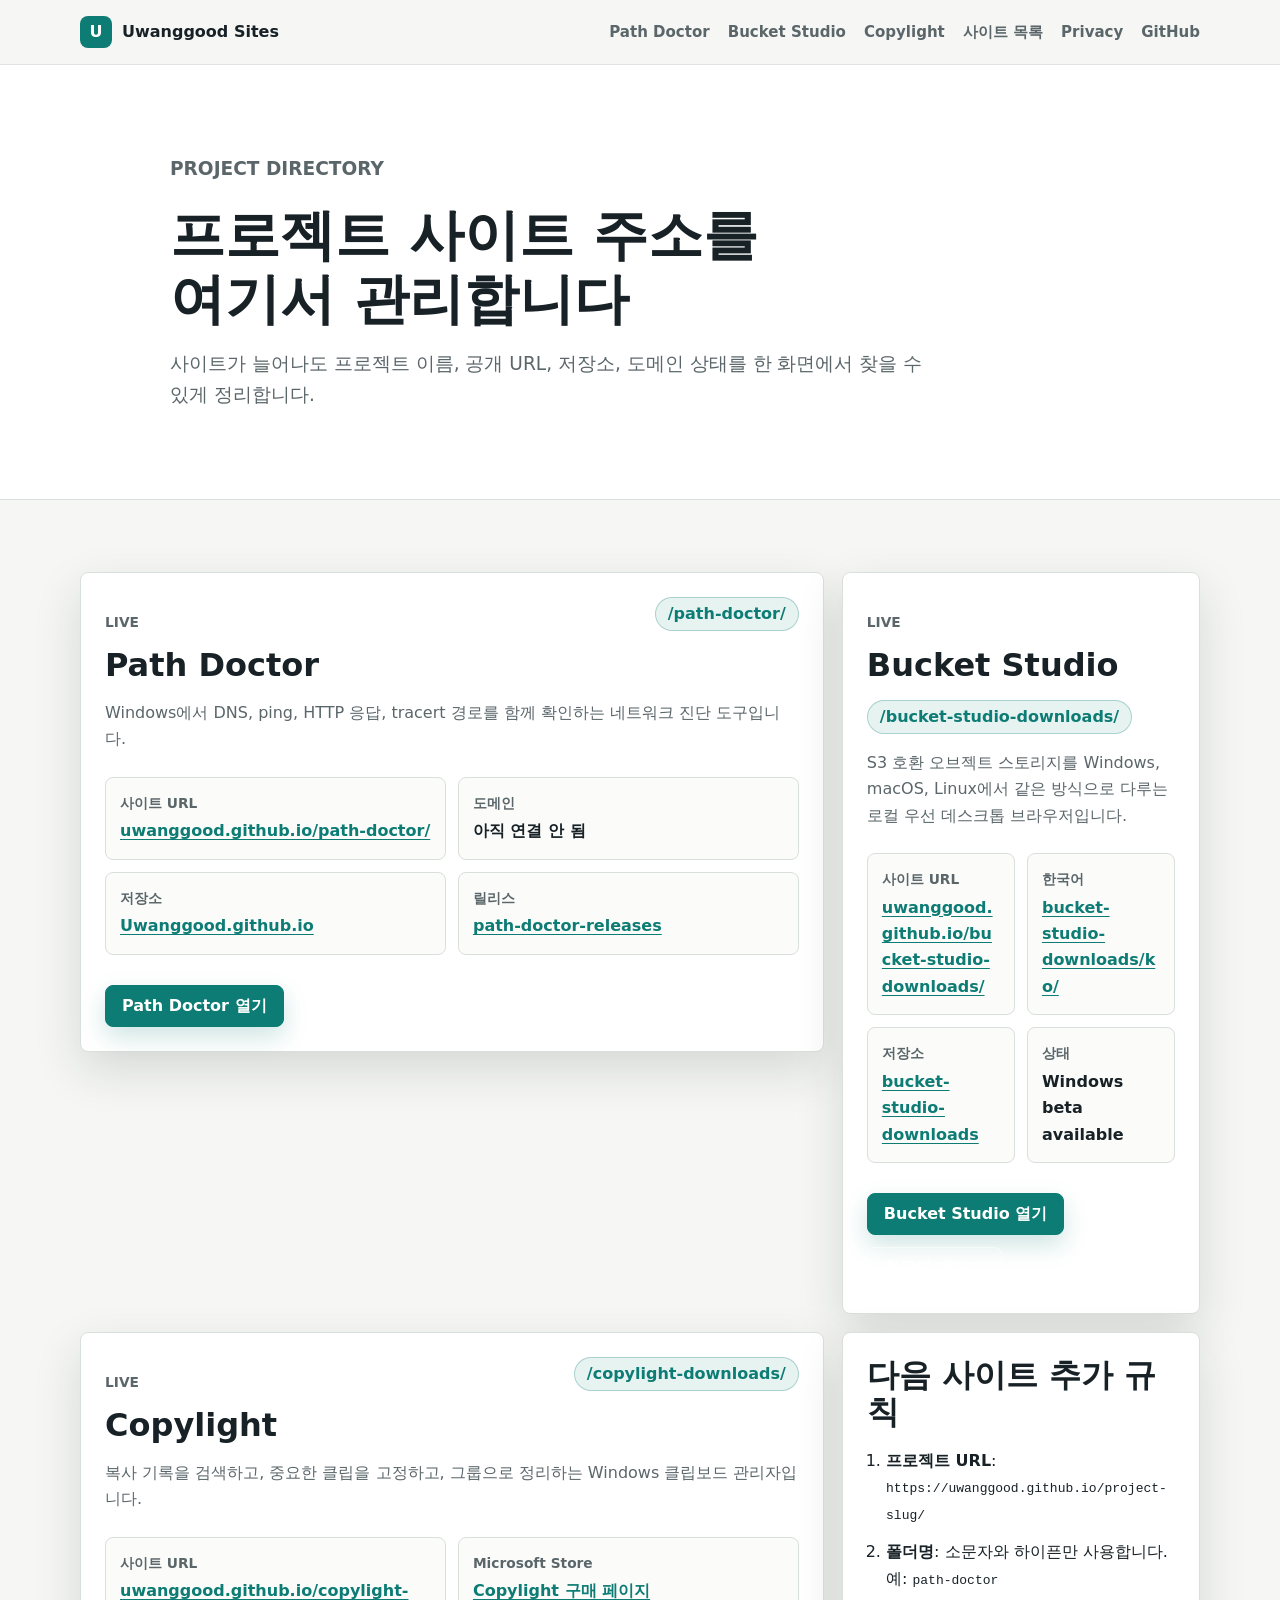
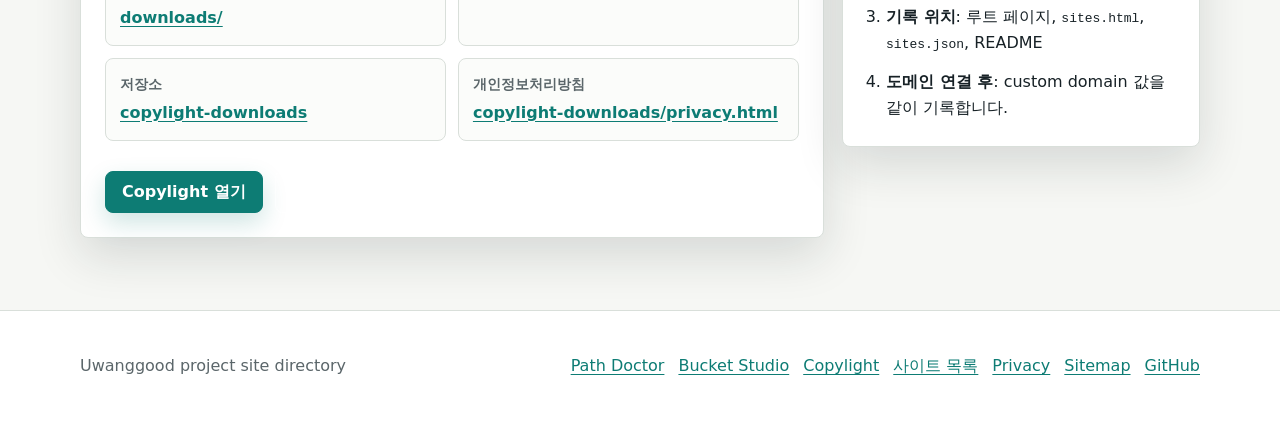
<file: index.html>
<!doctype html>
<html lang="ko">
  <head>
    <meta charset="utf-8">
    <meta name="viewport" content="width=device-width, initial-scale=1">
    <title>Uwanggood Sites | 프로젝트 사이트 목록</title>
    <meta name="description" content="Uwanggood이 운영하는 프로젝트 사이트와 도메인, GitHub 저장소를 한 곳에서 확인합니다.">
    <meta name="naver-site-verification" content="c165859f50006866e49a667354792c323ae58427">
    <link rel="canonical" href="https://uwanggood.github.io/">
    <meta property="og:type" content="website">
    <meta property="og:title" content="Uwanggood Sites">
    <meta property="og:description" content="프로젝트별 공개 URL, 저장소, 도메인 상태를 정리한 사이트 허브입니다.">
    <meta property="og:url" content="https://uwanggood.github.io/">
    <meta property="og:image" content="https://uwanggood.github.io/assets/path-doctor-cover.png">
    <meta name="twitter:card" content="summary_large_image">
    <link rel="stylesheet" href="./styles.css?v=20260621c">
    <script type="application/ld+json">
      {
        "@context": "https://schema.org",
        "@type": "CollectionPage",
        "name": "Uwanggood Sites",
        "url": "https://uwanggood.github.io/",
        "hasPart": [
          {
            "@type": "WebSite",
            "name": "Path Doctor",
            "url": "https://uwanggood.github.io/path-doctor/"
          },
          {
            "@type": "WebSite",
            "name": "Bucket Studio",
            "url": "https://uwanggood.github.io/bucket-studio-downloads/"
          },
          {
            "@type": "WebSite",
            "name": "Copylight",
            "url": "https://uwanggood.github.io/copylight-downloads/"
          }
        ]
      }
    </script>
  </head>
  <body>
    <a class="skip-link" href="#main">본문으로 이동</a>
    <header class="site-header">
      <nav class="nav" aria-label="주요 메뉴">
        <a class="brand" href="./index.html" aria-label="Uwanggood Sites 홈">
          <span class="brand-mark">U</span>
          <span>Uwanggood Sites</span>
        </a>
        <div class="nav-links">
          <a href="./path-doctor/">Path Doctor</a>
          <a href="./bucket-studio-downloads/">Bucket Studio</a>
          <a href="./copylight-downloads/">Copylight</a>
          <a href="./sites.html">사이트 목록</a>
          <a href="./privacy/">Privacy</a>
          <a href="https://github.com/Uwanggood">GitHub</a>
        </div>
      </nav>
    </header>

    <main id="main">
      <section class="article-hero">
        <div class="article-shell narrow">
          <p class="article-kicker">Project directory</p>
          <h1>프로젝트 사이트 주소를 여기서 관리합니다</h1>
          <p>사이트가 늘어나도 프로젝트 이름, 공개 URL, 저장소, 도메인 상태를 한 화면에서 찾을 수 있게 정리합니다.</p>
        </div>
      </section>

      <section class="section">
        <div class="directory-grid">
          <article class="site-card featured-site">
            <div class="site-card-head">
              <div>
                <p class="article-kicker">Live</p>
                <h2>Path Doctor</h2>
              </div>
              <span class="status-pill">/path-doctor/</span>
            </div>
            <p>Windows에서 DNS, ping, HTTP 응답, tracert 경로를 함께 확인하는 네트워크 진단 도구입니다.</p>
            <dl class="site-meta">
              <div>
                <dt>사이트 URL</dt>
                <dd><a href="https://uwanggood.github.io/path-doctor/">uwanggood.github.io/path-doctor/</a></dd>
              </div>
              <div>
                <dt>도메인</dt>
                <dd>아직 연결 안 됨</dd>
              </div>
              <div>
                <dt>저장소</dt>
                <dd><a href="https://github.com/Uwanggood/Uwanggood.github.io">Uwanggood.github.io</a></dd>
              </div>
              <div>
                <dt>릴리스</dt>
                <dd><a href="https://github.com/Uwanggood/path-doctor-releases">path-doctor-releases</a></dd>
              </div>
            </dl>
            <div class="hero-actions">
              <a class="button" href="./path-doctor/">Path Doctor 열기</a>
              <a class="button secondary" href="./sites.json">주소 목록 JSON</a>
            </div>
          </article>

          <article class="site-card featured-site">
            <div class="site-card-head">
              <div>
                <p class="article-kicker">Live</p>
                <h2>Bucket Studio</h2>
              </div>
              <span class="status-pill">/bucket-studio-downloads/</span>
            </div>
            <p>S3 호환 오브젝트 스토리지를 Windows, macOS, Linux에서 같은 방식으로 다루는 로컬 우선 데스크톱 브라우저입니다.</p>
            <dl class="site-meta">
              <div>
                <dt>사이트 URL</dt>
                <dd><a href="https://uwanggood.github.io/bucket-studio-downloads/">uwanggood.github.io/bucket-studio-downloads/</a></dd>
              </div>
              <div>
                <dt>한국어</dt>
                <dd><a href="https://uwanggood.github.io/bucket-studio-downloads/ko/">bucket-studio-downloads/ko/</a></dd>
              </div>
              <div>
                <dt>저장소</dt>
                <dd><a href="https://github.com/Uwanggood/bucket-studio-downloads">bucket-studio-downloads</a></dd>
              </div>
              <div>
                <dt>상태</dt>
                <dd>Windows beta available</dd>
              </div>
            </dl>
            <div class="hero-actions">
              <a class="button" href="./bucket-studio-downloads/">Bucket Studio 열기</a>
              <a class="button secondary" href="./bucket-studio-downloads/ko/">한국어 페이지</a>
            </div>
          </article>

          <article class="site-card featured-site">
            <div class="site-card-head">
              <div>
                <p class="article-kicker">Live</p>
                <h2>Copylight</h2>
              </div>
              <span class="status-pill">/copylight-downloads/</span>
            </div>
            <p>복사 기록을 검색하고, 중요한 클립을 고정하고, 그룹으로 정리하는 Windows 클립보드 관리자입니다.</p>
            <dl class="site-meta">
              <div>
                <dt>사이트 URL</dt>
                <dd><a href="https://uwanggood.github.io/copylight-downloads/">uwanggood.github.io/copylight-downloads/</a></dd>
              </div>
              <div>
                <dt>Microsoft Store</dt>
                <dd><a href="https://apps.microsoft.com/detail/9p38ll7gj19j">Copylight 구매 페이지</a></dd>
              </div>
              <div>
                <dt>저장소</dt>
                <dd><a href="https://github.com/Uwanggood/copylight-downloads">copylight-downloads</a></dd>
              </div>
              <div>
                <dt>개인정보처리방침</dt>
                <dd><a href="https://uwanggood.github.io/copylight-downloads/privacy.html">copylight-downloads/privacy.html</a></dd>
              </div>
            </dl>
            <div class="hero-actions">
              <a class="button" href="./copylight-downloads/">Copylight 열기</a>
              <a class="button secondary" href="https://apps.microsoft.com/detail/9p38ll7gj19j">Microsoft Store</a>
            </div>
          </article>

          <aside class="site-card">
            <h2>다음 사이트 추가 규칙</h2>
            <ol class="compact-list">
              <li><strong>프로젝트 URL</strong>: <code>https://uwanggood.github.io/project-slug/</code></li>
              <li><strong>폴더명</strong>: 소문자와 하이픈만 사용합니다. 예: <code>path-doctor</code></li>
              <li><strong>기록 위치</strong>: 루트 페이지, <code>sites.html</code>, <code>sites.json</code>, README</li>
              <li><strong>도메인 연결 후</strong>: custom domain 값을 같이 기록합니다.</li>
            </ol>
          </aside>
        </div>
      </section>
    </main>

    <footer class="site-footer">
      <div class="footer-inner">
        <span>Uwanggood project site directory</span>
        <div class="footer-links">
          <a href="./path-doctor/">Path Doctor</a>
          <a href="./bucket-studio-downloads/">Bucket Studio</a>
          <a href="./copylight-downloads/">Copylight</a>
          <a href="./sites.html">사이트 목록</a>
          <a href="./privacy/">Privacy</a>
          <a href="./sitemap.xml">Sitemap</a>
          <a href="https://github.com/Uwanggood">GitHub</a>
        </div>
      </div>
    </footer>
  </body>
</html>
</file>
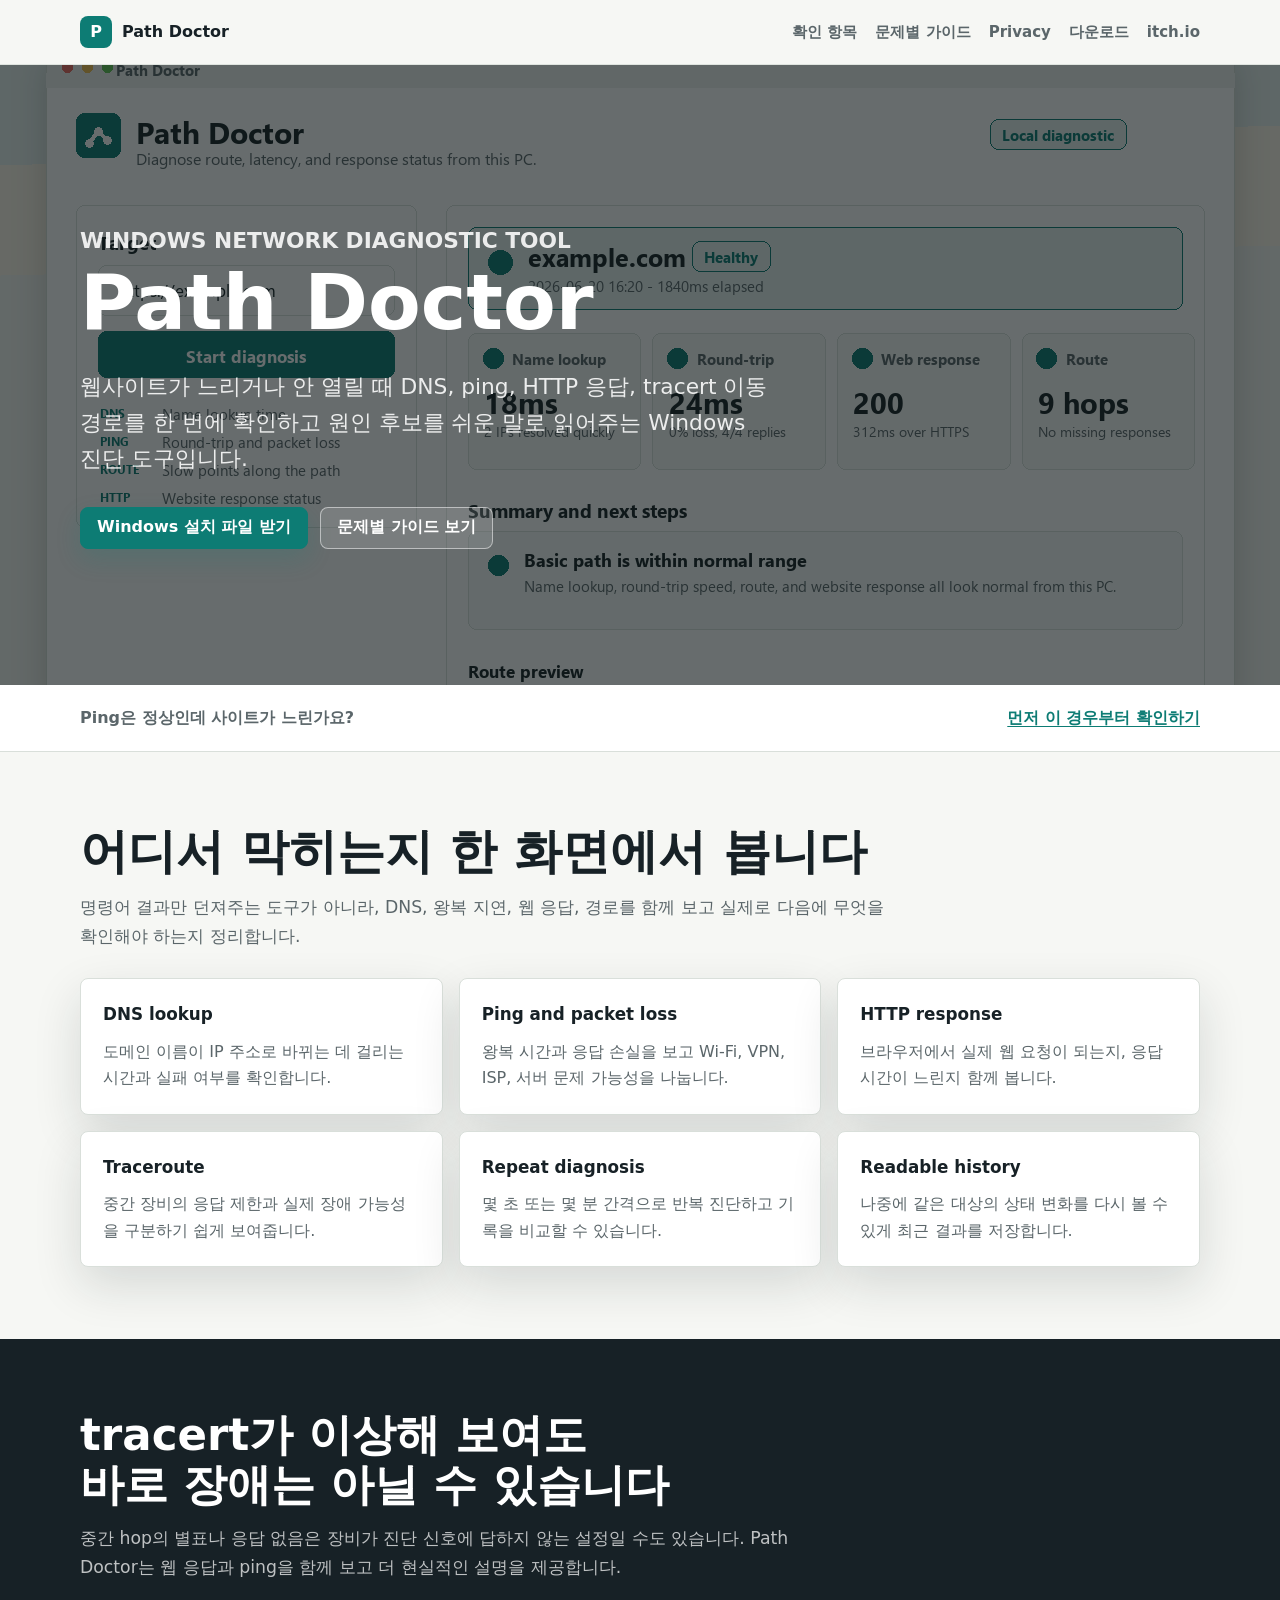
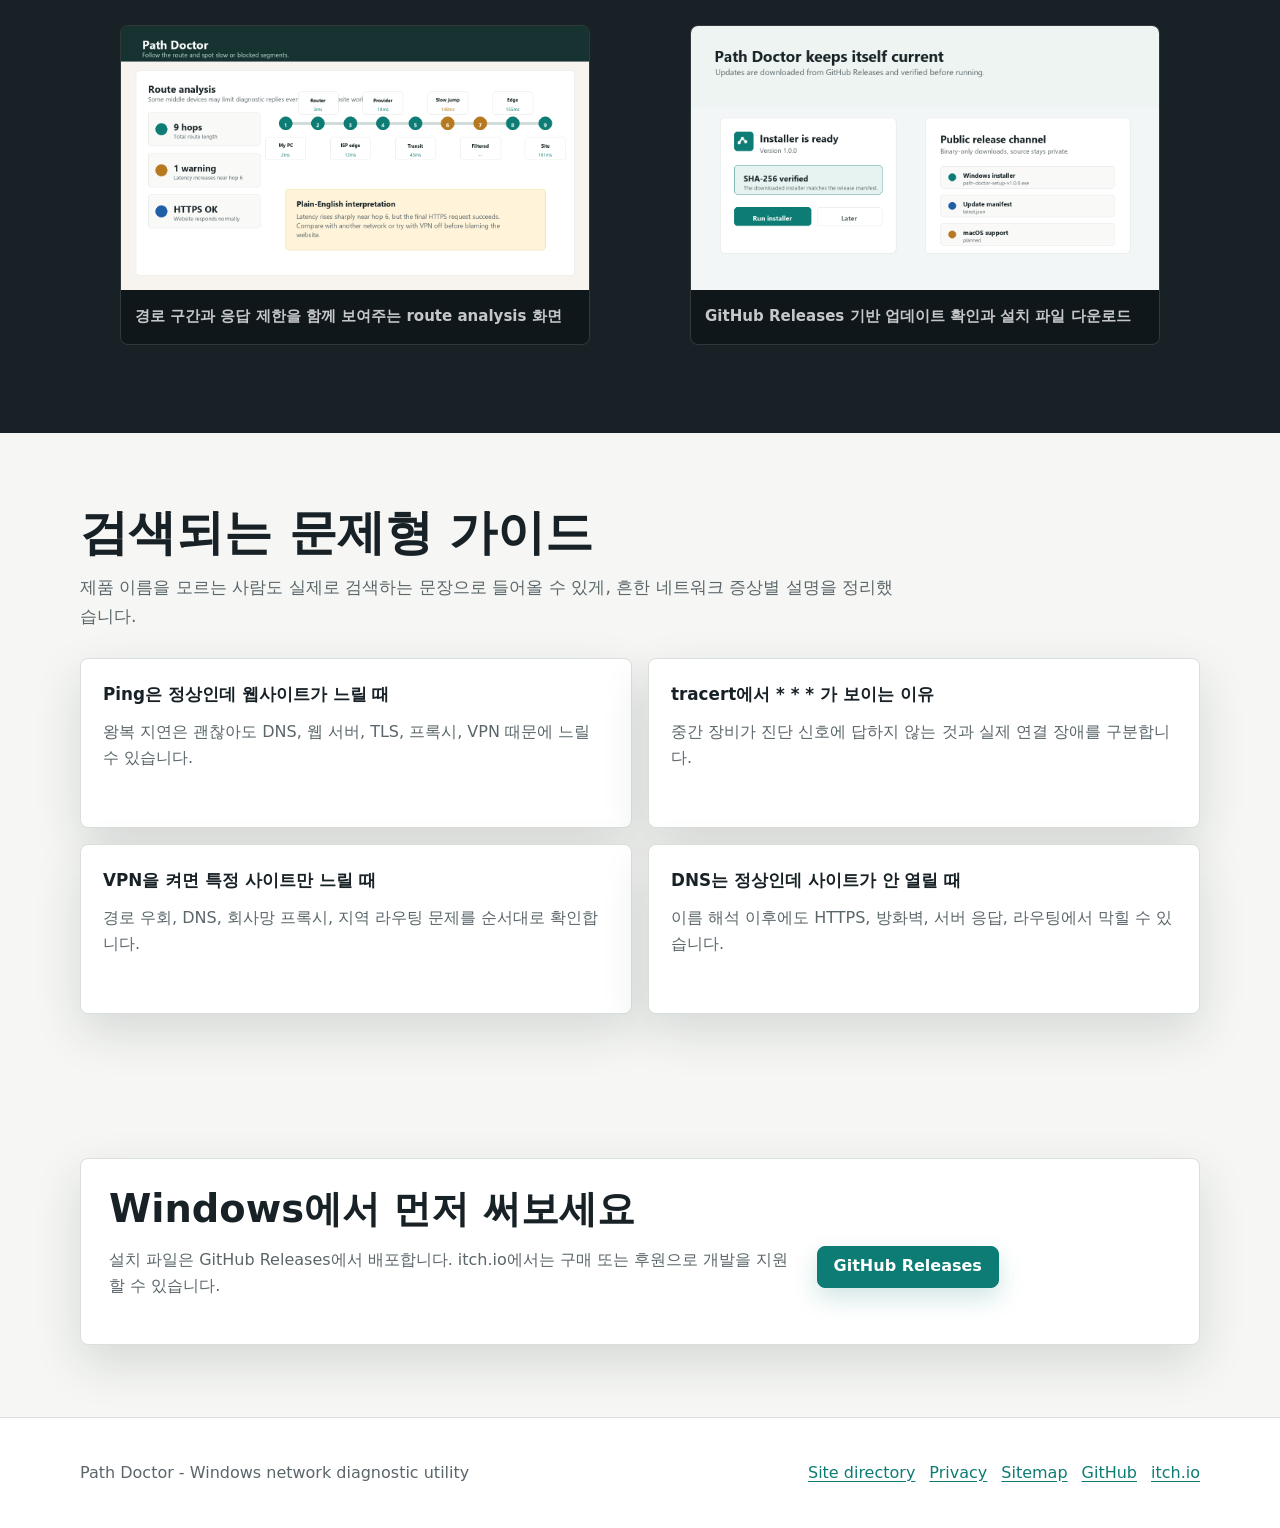
<file: path-doctor/index.html>
<!doctype html>
<html lang="ko">
  <head>
    <meta charset="utf-8">
    <meta name="viewport" content="width=device-width, initial-scale=1">
    <title>Path Doctor | 웹사이트가 느리거나 안 열릴 때 원인 확인</title>
    <meta name="description" content="Path Doctor는 Windows에서 DNS, ping, 웹 응답, tracert 경로를 한 번에 확인하고 웹사이트가 느리거나 안 열리는 원인을 쉽게 읽어주는 네트워크 진단 도구입니다.">
    <link rel="canonical" href="https://uwanggood.github.io/path-doctor/">
    <meta property="og:type" content="website">
    <meta property="og:title" content="Path Doctor | 웹사이트가 느리거나 안 열릴 때 원인 확인">
    <meta property="og:description" content="Ping, DNS, HTTP 응답, traceroute 결과를 한 화면에서 보고 문제 가능성을 쉽게 확인하세요.">
    <meta property="og:url" content="https://uwanggood.github.io/path-doctor/">
    <meta property="og:image" content="https://uwanggood.github.io/assets/path-doctor-cover.png">
    <meta name="twitter:card" content="summary_large_image">
    <meta name="twitter:title" content="Path Doctor | 웹사이트가 느리거나 안 열릴 때 원인 확인">
    <meta name="twitter:description" content="DNS, ping, 웹 응답, 이동 경로를 일반 사람이 읽기 쉬운 말로 요약합니다.">
    <meta name="twitter:image" content="https://uwanggood.github.io/assets/path-doctor-cover.png">
    <link rel="stylesheet" href="../styles.css?v=20260621c">
    <script type="application/ld+json">
      {
        "@context": "https://schema.org",
        "@type": "SoftwareApplication",
        "name": "Path Doctor",
        "applicationCategory": "UtilitiesApplication",
        "operatingSystem": "Windows",
        "description": "Windows network diagnostic tool that checks DNS, ping, HTTP response, and route hops, then explains likely causes in plain language.",
        "image": "https://uwanggood.github.io/assets/path-doctor-cover.png",
        "downloadUrl": "https://github.com/Uwanggood/path-doctor-releases/releases/latest",
        "offers": {
          "@type": "Offer",
          "url": "https://uwanggood.itch.io/path-doctor",
          "priceCurrency": "USD",
          "price": "3"
        },
        "author": {
          "@type": "Person",
          "name": "Uwanggood"
        }
      }
    </script>
  </head>
  <body>
    <a class="skip-link" href="#main">본문으로 이동</a>
    <header class="site-header">
      <nav class="nav" aria-label="주요 메뉴">
        <a class="brand" href="./index.html" aria-label="Path Doctor 홈">
          <span class="brand-mark">P</span>
          <span>Path Doctor</span>
        </a>
        <div class="nav-links">
          <a href="#checks">확인 항목</a>
          <a href="#guides">문제별 가이드</a>
          <a href="../privacy/local-first/">Privacy</a>
          <a href="https://github.com/Uwanggood/path-doctor-releases/releases/latest">다운로드</a>
          <a href="https://uwanggood.itch.io/path-doctor">itch.io</a>
        </div>
      </nav>
    </header>

    <main id="main">
      <section class="hero" aria-label="Path Doctor 소개">
        <div class="hero-inner">
          <p class="eyebrow">Windows network diagnostic tool</p>
          <h1>Path Doctor</h1>
          <p>웹사이트가 느리거나 안 열릴 때 DNS, ping, HTTP 응답, tracert 이동 경로를 한 번에 확인하고 원인 후보를 쉬운 말로 읽어주는 Windows 진단 도구입니다.</p>
          <div class="hero-actions">
            <a class="button" href="https://github.com/Uwanggood/path-doctor-releases/releases/latest">Windows 설치 파일 받기</a>
            <a class="button secondary" href="#guides">문제별 가이드 보기</a>
          </div>
        </div>
      </section>

      <div class="below-hint">
        <div class="below-hint-inner">
          <span>Ping은 정상인데 사이트가 느린가요?</span>
          <a href="./ping-normal-site-slow.html">먼저 이 경우부터 확인하기</a>
        </div>
      </div>

      <section id="checks" class="section">
        <div class="section-title">
          <h2>어디서 막히는지 한 화면에서 봅니다</h2>
          <p>명령어 결과만 던져주는 도구가 아니라, DNS, 왕복 지연, 웹 응답, 경로를 함께 보고 실제로 다음에 무엇을 확인해야 하는지 정리합니다.</p>
        </div>
        <div class="grid">
          <article class="card">
            <strong>DNS lookup</strong>
            <p>도메인 이름이 IP 주소로 바뀌는 데 걸리는 시간과 실패 여부를 확인합니다.</p>
          </article>
          <article class="card">
            <strong>Ping and packet loss</strong>
            <p>왕복 시간과 응답 손실을 보고 Wi-Fi, VPN, ISP, 서버 문제 가능성을 나눕니다.</p>
          </article>
          <article class="card">
            <strong>HTTP response</strong>
            <p>브라우저에서 실제 웹 요청이 되는지, 응답 시간이 느린지 함께 봅니다.</p>
          </article>
          <article class="card">
            <strong>Traceroute</strong>
            <p>중간 장비의 응답 제한과 실제 장애 가능성을 구분하기 쉽게 보여줍니다.</p>
          </article>
          <article class="card">
            <strong>Repeat diagnosis</strong>
            <p>몇 초 또는 몇 분 간격으로 반복 진단하고 기록을 비교할 수 있습니다.</p>
          </article>
          <article class="card">
            <strong>Readable history</strong>
            <p>나중에 같은 대상의 상태 변화를 다시 볼 수 있게 최근 결과를 저장합니다.</p>
          </article>
        </div>
      </section>

      <section class="screenshot-band">
        <div class="section">
          <div class="section-title">
            <h2>tracert가 이상해 보여도 바로 장애는 아닐 수 있습니다</h2>
            <p>중간 hop의 별표나 응답 없음은 장비가 진단 신호에 답하지 않는 설정일 수도 있습니다. Path Doctor는 웹 응답과 ping을 함께 보고 더 현실적인 설명을 제공합니다.</p>
          </div>
          <div class="screenshots">
            <figure class="shot">
              <img src="../assets/path-doctor-screenshot-route-analysis.png" alt="Path Doctor route analysis screen showing route segments and response status" width="1280" height="720" loading="lazy">
              <figcaption>경로 구간과 응답 제한을 함께 보여주는 route analysis 화면</figcaption>
            </figure>
            <figure class="shot">
              <img src="../assets/path-doctor-screenshot-updates.png" alt="Path Doctor update check dialog and dashboard" width="1280" height="720" loading="lazy">
              <figcaption>GitHub Releases 기반 업데이트 확인과 설치 파일 다운로드</figcaption>
            </figure>
          </div>
        </div>
      </section>

      <section id="guides" class="section">
        <div class="section-title">
          <h2>검색되는 문제형 가이드</h2>
          <p>제품 이름을 모르는 사람도 실제로 검색하는 문장으로 들어올 수 있게, 흔한 네트워크 증상별 설명을 정리했습니다.</p>
        </div>
        <div class="article-list">
          <a class="article-card" href="./ping-normal-site-slow.html">
            <strong>Ping은 정상인데 웹사이트가 느릴 때</strong>
            <p>왕복 지연은 괜찮아도 DNS, 웹 서버, TLS, 프록시, VPN 때문에 느릴 수 있습니다.</p>
          </a>
          <a class="article-card" href="./tracert-star-star-star.html">
            <strong>tracert에서 * * * 가 보이는 이유</strong>
            <p>중간 장비가 진단 신호에 답하지 않는 것과 실제 연결 장애를 구분합니다.</p>
          </a>
          <a class="article-card" href="./vpn-site-slow.html">
            <strong>VPN을 켜면 특정 사이트만 느릴 때</strong>
            <p>경로 우회, DNS, 회사망 프록시, 지역 라우팅 문제를 순서대로 확인합니다.</p>
          </a>
          <a class="article-card" href="./dns-normal-site-not-opening.html">
            <strong>DNS는 정상인데 사이트가 안 열릴 때</strong>
            <p>이름 해석 이후에도 HTTPS, 방화벽, 서버 응답, 라우팅에서 막힐 수 있습니다.</p>
          </a>
        </div>
      </section>

      <section class="section">
        <div class="download-panel">
          <div>
            <h2>Windows에서 먼저 써보세요</h2>
            <p>설치 파일은 GitHub Releases에서 배포합니다. itch.io에서는 구매 또는 후원으로 개발을 지원할 수 있습니다.</p>
          </div>
          <div class="hero-actions">
            <a class="button" href="https://github.com/Uwanggood/path-doctor-releases/releases/latest">GitHub Releases</a>
            <a class="button secondary" href="https://uwanggood.itch.io/path-doctor">itch.io에서 보기</a>
          </div>
        </div>
      </section>
    </main>

    <footer class="site-footer">
      <div class="footer-inner">
        <span>Path Doctor - Windows network diagnostic utility</span>
        <div class="footer-links">
          <a href="../">Site directory</a>
          <a href="../privacy/local-first/">Privacy</a>
          <a href="../sitemap.xml">Sitemap</a>
          <a href="https://github.com/Uwanggood/path-doctor-releases">GitHub</a>
          <a href="https://uwanggood.itch.io/path-doctor">itch.io</a>
        </div>
      </div>
    </footer>
  </body>
</html>
</file>
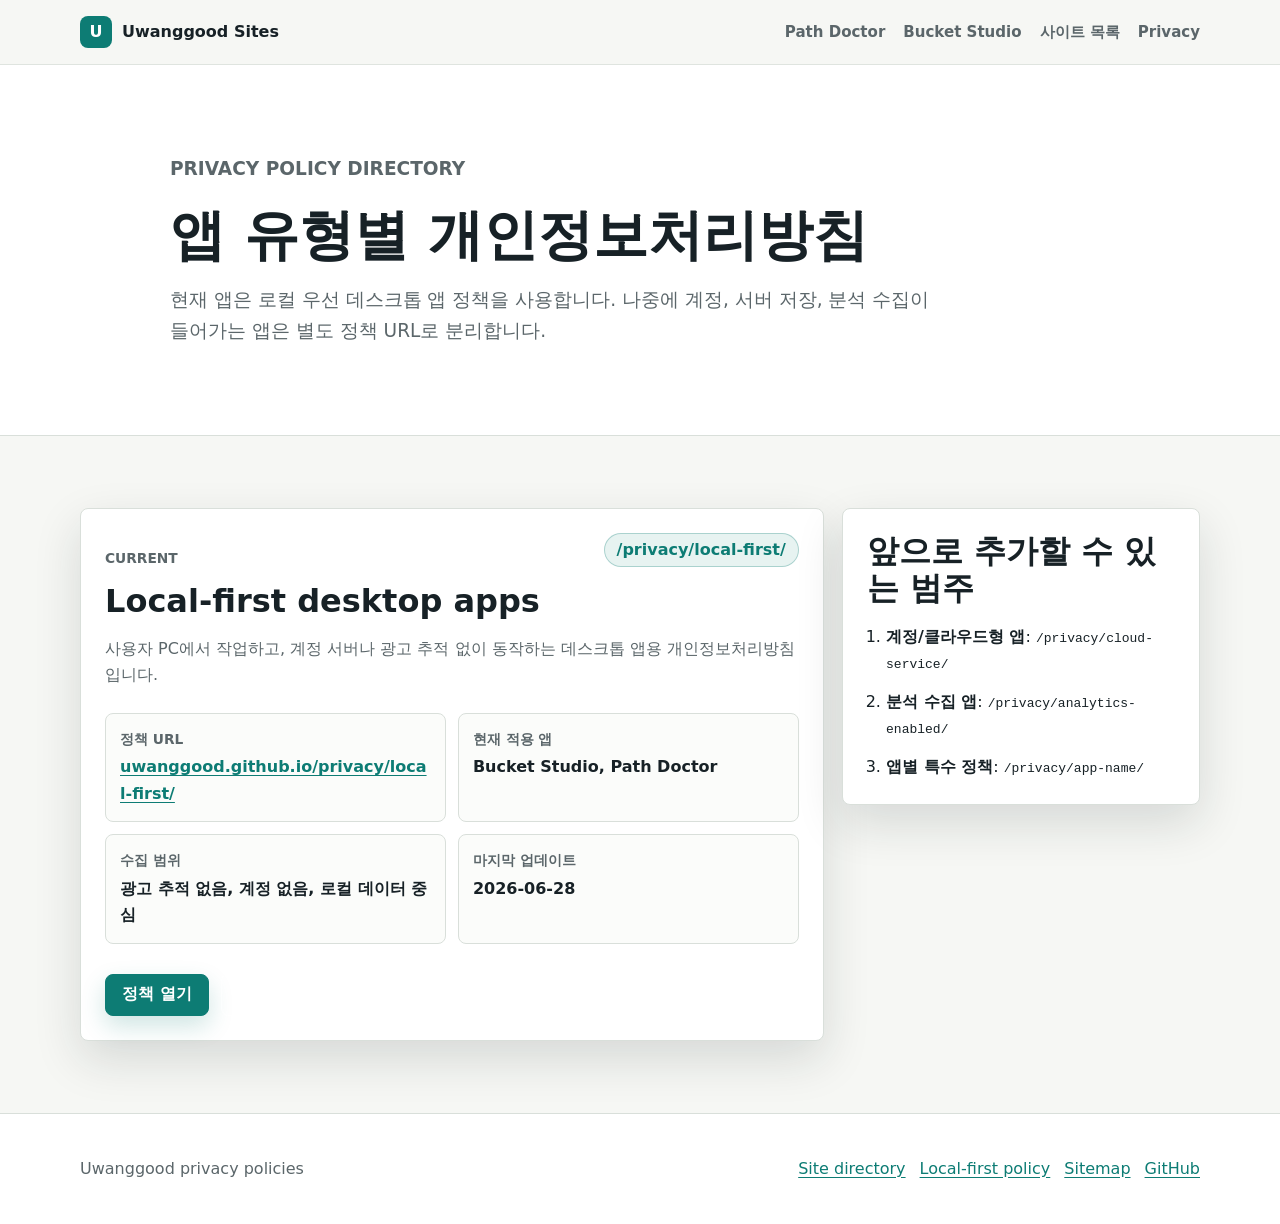
<file: privacy/index.html>
<!doctype html>
<html lang="ko">
  <head>
    <meta charset="utf-8">
    <meta name="viewport" content="width=device-width, initial-scale=1">
    <title>Privacy Policies | Uwanggood Apps</title>
    <meta name="description" content="Uwanggood 앱의 개인정보처리방침을 앱 유형별로 정리한 페이지입니다.">
    <link rel="canonical" href="https://uwanggood.github.io/privacy/">
    <meta property="og:type" content="website">
    <meta property="og:title" content="Privacy Policies | Uwanggood Apps">
    <meta property="og:description" content="Uwanggood 앱의 개인정보처리방침을 앱 유형별로 확인합니다.">
    <meta property="og:url" content="https://uwanggood.github.io/privacy/">
    <meta property="og:image" content="https://uwanggood.github.io/assets/path-doctor-cover.png">
    <meta name="twitter:card" content="summary_large_image">
    <link rel="stylesheet" href="../styles.css?v=20260621c">
  </head>
  <body>
    <a class="skip-link" href="#main">본문으로 이동</a>
    <header class="site-header">
      <nav class="nav" aria-label="주요 메뉴">
        <a class="brand" href="../index.html" aria-label="Uwanggood Sites 홈">
          <span class="brand-mark">U</span>
          <span>Uwanggood Sites</span>
        </a>
        <div class="nav-links">
          <a href="../path-doctor/">Path Doctor</a>
          <a href="../bucket-studio-downloads/">Bucket Studio</a>
          <a href="../sites.html">사이트 목록</a>
          <a href="./" aria-current="page">Privacy</a>
        </div>
      </nav>
    </header>

    <main id="main">
      <section class="article-hero">
        <div class="article-shell narrow">
          <p class="article-kicker">Privacy policy directory</p>
          <h1>앱 유형별 개인정보처리방침</h1>
          <p>현재 앱은 로컬 우선 데스크톱 앱 정책을 사용합니다. 나중에 계정, 서버 저장, 분석 수집이 들어가는 앱은 별도 정책 URL로 분리합니다.</p>
        </div>
      </section>

      <section class="section">
        <div class="directory-grid">
          <article class="site-card featured-site">
            <div class="site-card-head">
              <div>
                <p class="article-kicker">Current</p>
                <h2>Local-first desktop apps</h2>
              </div>
              <span class="status-pill">/privacy/local-first/</span>
            </div>
            <p>사용자 PC에서 작업하고, 계정 서버나 광고 추적 없이 동작하는 데스크톱 앱용 개인정보처리방침입니다.</p>
            <dl class="site-meta">
              <div>
                <dt>정책 URL</dt>
                <dd><a href="https://uwanggood.github.io/privacy/local-first/">uwanggood.github.io/privacy/local-first/</a></dd>
              </div>
              <div>
                <dt>현재 적용 앱</dt>
                <dd>Bucket Studio, Path Doctor</dd>
              </div>
              <div>
                <dt>수집 범위</dt>
                <dd>광고 추적 없음, 계정 없음, 로컬 데이터 중심</dd>
              </div>
              <div>
                <dt>마지막 업데이트</dt>
                <dd>2026-06-28</dd>
              </div>
            </dl>
            <div class="hero-actions">
              <a class="button" href="./local-first/">정책 열기</a>
              <a class="button secondary" href="../sites.json">사이트 JSON</a>
            </div>
          </article>

          <aside class="site-card">
            <h2>앞으로 추가할 수 있는 범주</h2>
            <ol class="compact-list">
              <li><strong>계정/클라우드형 앱</strong>: <code>/privacy/cloud-service/</code></li>
              <li><strong>분석 수집 앱</strong>: <code>/privacy/analytics-enabled/</code></li>
              <li><strong>앱별 특수 정책</strong>: <code>/privacy/app-name/</code></li>
            </ol>
          </aside>
        </div>
      </section>
    </main>

    <footer class="site-footer">
      <div class="footer-inner">
        <span>Uwanggood privacy policies</span>
        <div class="footer-links">
          <a href="../">Site directory</a>
          <a href="./local-first/">Local-first policy</a>
          <a href="../sitemap.xml">Sitemap</a>
          <a href="https://github.com/Uwanggood">GitHub</a>
        </div>
      </div>
    </footer>
  </body>
</html>
</file>
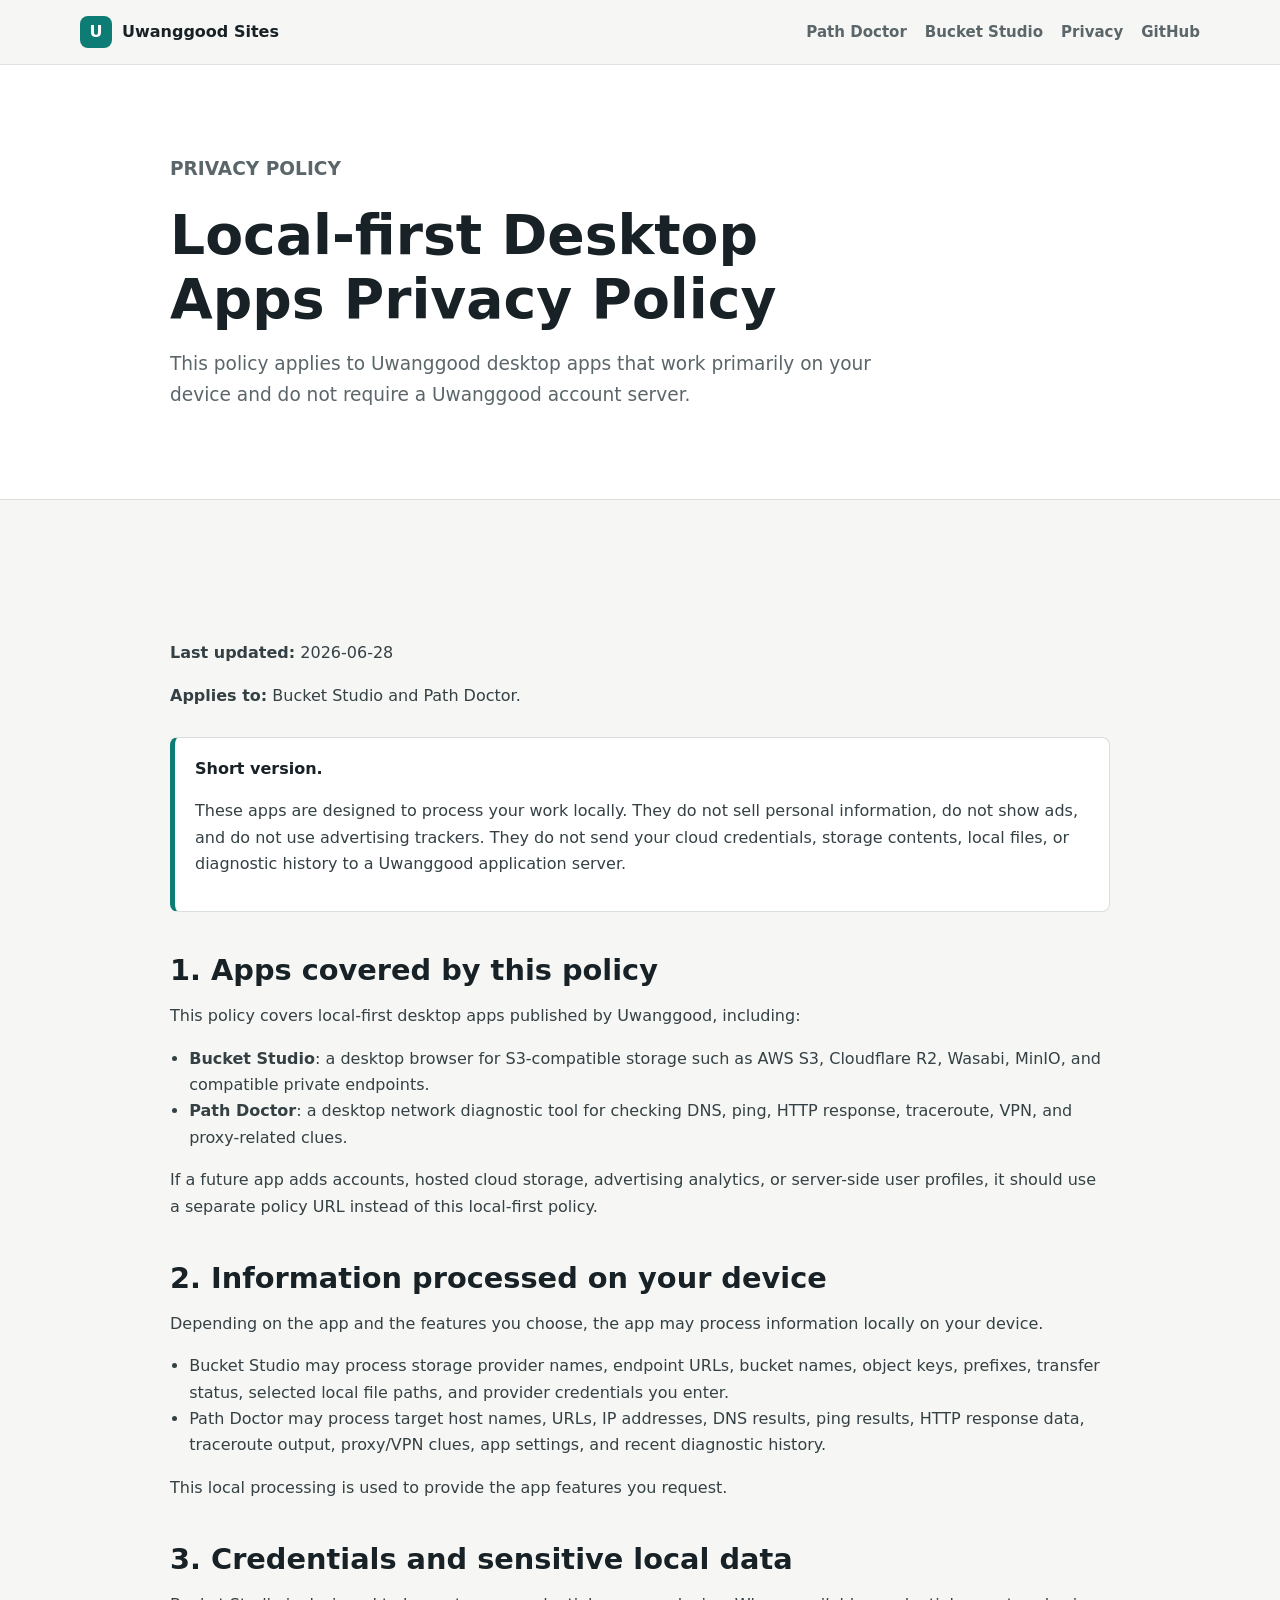
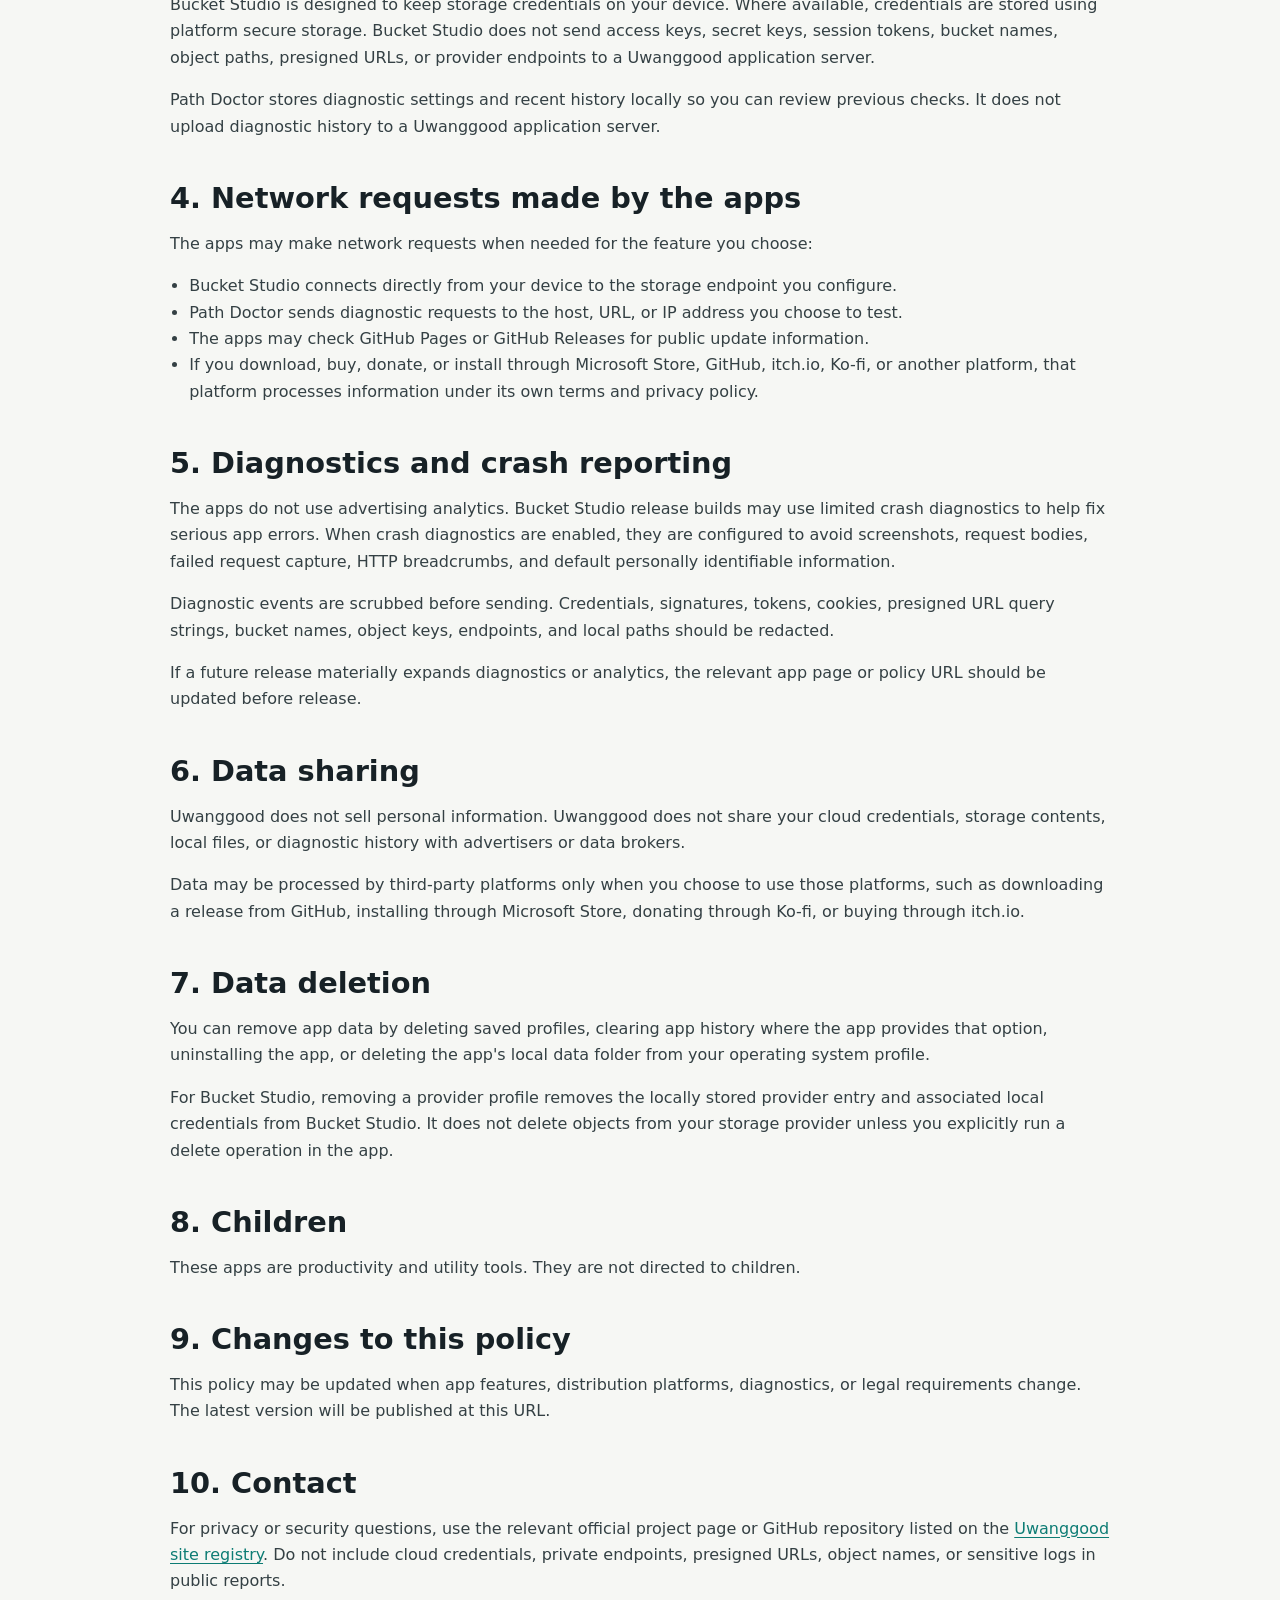
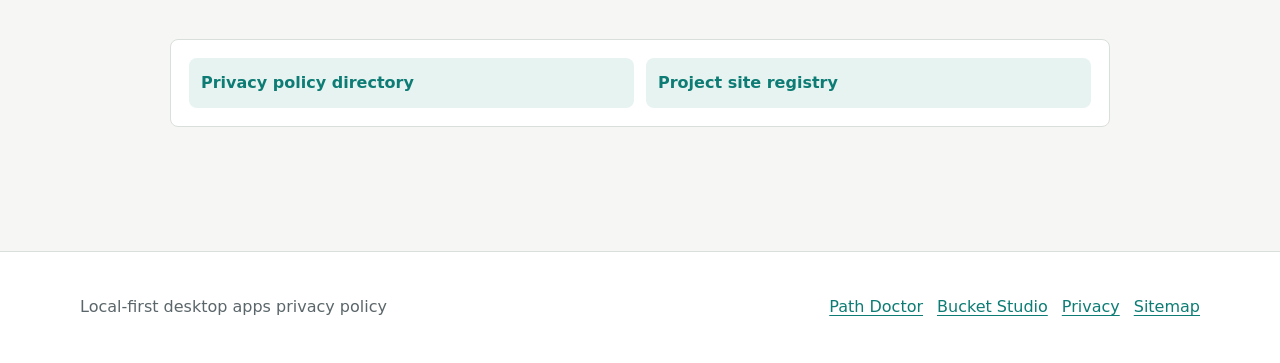
<file: privacy/local-first/index.html>
<!doctype html>
<html lang="ko">
  <head>
    <meta charset="utf-8">
    <meta name="viewport" content="width=device-width, initial-scale=1">
    <title>Local-first Desktop Apps Privacy Policy | Uwanggood</title>
    <meta name="description" content="Bucket Studio와 Path Doctor에 적용되는 로컬 우선 데스크톱 앱 개인정보처리방침입니다.">
    <link rel="canonical" href="https://uwanggood.github.io/privacy/local-first/">
    <meta property="og:type" content="article">
    <meta property="og:title" content="Local-first Desktop Apps Privacy Policy">
    <meta property="og:description" content="Bucket Studio와 Path Doctor는 계정 서버 없이 사용자의 PC에서 작업하는 로컬 우선 데스크톱 앱입니다.">
    <meta property="og:url" content="https://uwanggood.github.io/privacy/local-first/">
    <meta property="og:image" content="https://uwanggood.github.io/assets/path-doctor-cover.png">
    <meta name="twitter:card" content="summary_large_image">
    <link rel="stylesheet" href="../../styles.css?v=20260621c">
  </head>
  <body>
    <a class="skip-link" href="#main">본문으로 이동</a>
    <header class="site-header">
      <nav class="nav" aria-label="주요 메뉴">
        <a class="brand" href="../../index.html" aria-label="Uwanggood Sites 홈">
          <span class="brand-mark">U</span>
          <span>Uwanggood Sites</span>
        </a>
        <div class="nav-links">
          <a href="../../path-doctor/">Path Doctor</a>
          <a href="../../bucket-studio-downloads/">Bucket Studio</a>
          <a href="../">Privacy</a>
          <a href="https://github.com/Uwanggood">GitHub</a>
        </div>
      </nav>
    </header>

    <main id="main">
      <section class="article-hero">
        <div class="article-shell narrow">
          <p class="article-kicker">Privacy policy</p>
          <h1>Local-first Desktop Apps Privacy Policy</h1>
          <p>This policy applies to Uwanggood desktop apps that work primarily on your device and do not require a Uwanggood account server.</p>
        </div>
      </section>

      <section class="article-body">
        <div class="article-shell narrow">
          <p><strong>Last updated:</strong> 2026-06-28</p>
          <p><strong>Applies to:</strong> Bucket Studio and Path Doctor.</p>

          <div class="callout">
            <strong>Short version.</strong>
            <p>These apps are designed to process your work locally. They do not sell personal information, do not show ads, and do not use advertising trackers. They do not send your cloud credentials, storage contents, local files, or diagnostic history to a Uwanggood application server.</p>
          </div>

          <h2>1. Apps covered by this policy</h2>
          <p>This policy covers local-first desktop apps published by Uwanggood, including:</p>
          <ul>
            <li><strong>Bucket Studio</strong>: a desktop browser for S3-compatible storage such as AWS S3, Cloudflare R2, Wasabi, MinIO, and compatible private endpoints.</li>
            <li><strong>Path Doctor</strong>: a desktop network diagnostic tool for checking DNS, ping, HTTP response, traceroute, VPN, and proxy-related clues.</li>
          </ul>
          <p>If a future app adds accounts, hosted cloud storage, advertising analytics, or server-side user profiles, it should use a separate policy URL instead of this local-first policy.</p>

          <h2>2. Information processed on your device</h2>
          <p>Depending on the app and the features you choose, the app may process information locally on your device.</p>
          <ul>
            <li>Bucket Studio may process storage provider names, endpoint URLs, bucket names, object keys, prefixes, transfer status, selected local file paths, and provider credentials you enter.</li>
            <li>Path Doctor may process target host names, URLs, IP addresses, DNS results, ping results, HTTP response data, traceroute output, proxy/VPN clues, app settings, and recent diagnostic history.</li>
          </ul>
          <p>This local processing is used to provide the app features you request.</p>

          <h2>3. Credentials and sensitive local data</h2>
          <p>Bucket Studio is designed to keep storage credentials on your device. Where available, credentials are stored using platform secure storage. Bucket Studio does not send access keys, secret keys, session tokens, bucket names, object paths, presigned URLs, or provider endpoints to a Uwanggood application server.</p>
          <p>Path Doctor stores diagnostic settings and recent history locally so you can review previous checks. It does not upload diagnostic history to a Uwanggood application server.</p>

          <h2>4. Network requests made by the apps</h2>
          <p>The apps may make network requests when needed for the feature you choose:</p>
          <ul>
            <li>Bucket Studio connects directly from your device to the storage endpoint you configure.</li>
            <li>Path Doctor sends diagnostic requests to the host, URL, or IP address you choose to test.</li>
            <li>The apps may check GitHub Pages or GitHub Releases for public update information.</li>
            <li>If you download, buy, donate, or install through Microsoft Store, GitHub, itch.io, Ko-fi, or another platform, that platform processes information under its own terms and privacy policy.</li>
          </ul>

          <h2>5. Diagnostics and crash reporting</h2>
          <p>The apps do not use advertising analytics. Bucket Studio release builds may use limited crash diagnostics to help fix serious app errors. When crash diagnostics are enabled, they are configured to avoid screenshots, request bodies, failed request capture, HTTP breadcrumbs, and default personally identifiable information.</p>
          <p>Diagnostic events are scrubbed before sending. Credentials, signatures, tokens, cookies, presigned URL query strings, bucket names, object keys, endpoints, and local paths should be redacted.</p>
          <p>If a future release materially expands diagnostics or analytics, the relevant app page or policy URL should be updated before release.</p>

          <h2>6. Data sharing</h2>
          <p>Uwanggood does not sell personal information. Uwanggood does not share your cloud credentials, storage contents, local files, or diagnostic history with advertisers or data brokers.</p>
          <p>Data may be processed by third-party platforms only when you choose to use those platforms, such as downloading a release from GitHub, installing through Microsoft Store, donating through Ko-fi, or buying through itch.io.</p>

          <h2>7. Data deletion</h2>
          <p>You can remove app data by deleting saved profiles, clearing app history where the app provides that option, uninstalling the app, or deleting the app's local data folder from your operating system profile.</p>
          <p>For Bucket Studio, removing a provider profile removes the locally stored provider entry and associated local credentials from Bucket Studio. It does not delete objects from your storage provider unless you explicitly run a delete operation in the app.</p>

          <h2>8. Children</h2>
          <p>These apps are productivity and utility tools. They are not directed to children.</p>

          <h2>9. Changes to this policy</h2>
          <p>This policy may be updated when app features, distribution platforms, diagnostics, or legal requirements change. The latest version will be published at this URL.</p>

          <h2>10. Contact</h2>
          <p>For privacy or security questions, use the relevant official project page or GitHub repository listed on the <a href="../../sites.html">Uwanggood site registry</a>. Do not include cloud credentials, private endpoints, presigned URLs, object names, or sensitive logs in public reports.</p>

          <div class="article-nav">
            <a href="../">Privacy policy directory</a>
            <a href="../../sites.html">Project site registry</a>
          </div>
        </div>
      </section>
    </main>

    <footer class="site-footer">
      <div class="footer-inner">
        <span>Local-first desktop apps privacy policy</span>
        <div class="footer-links">
          <a href="../../path-doctor/">Path Doctor</a>
          <a href="../../bucket-studio-downloads/">Bucket Studio</a>
          <a href="../">Privacy</a>
          <a href="../../sitemap.xml">Sitemap</a>
        </div>
      </div>
    </footer>
  </body>
</html>
</file>
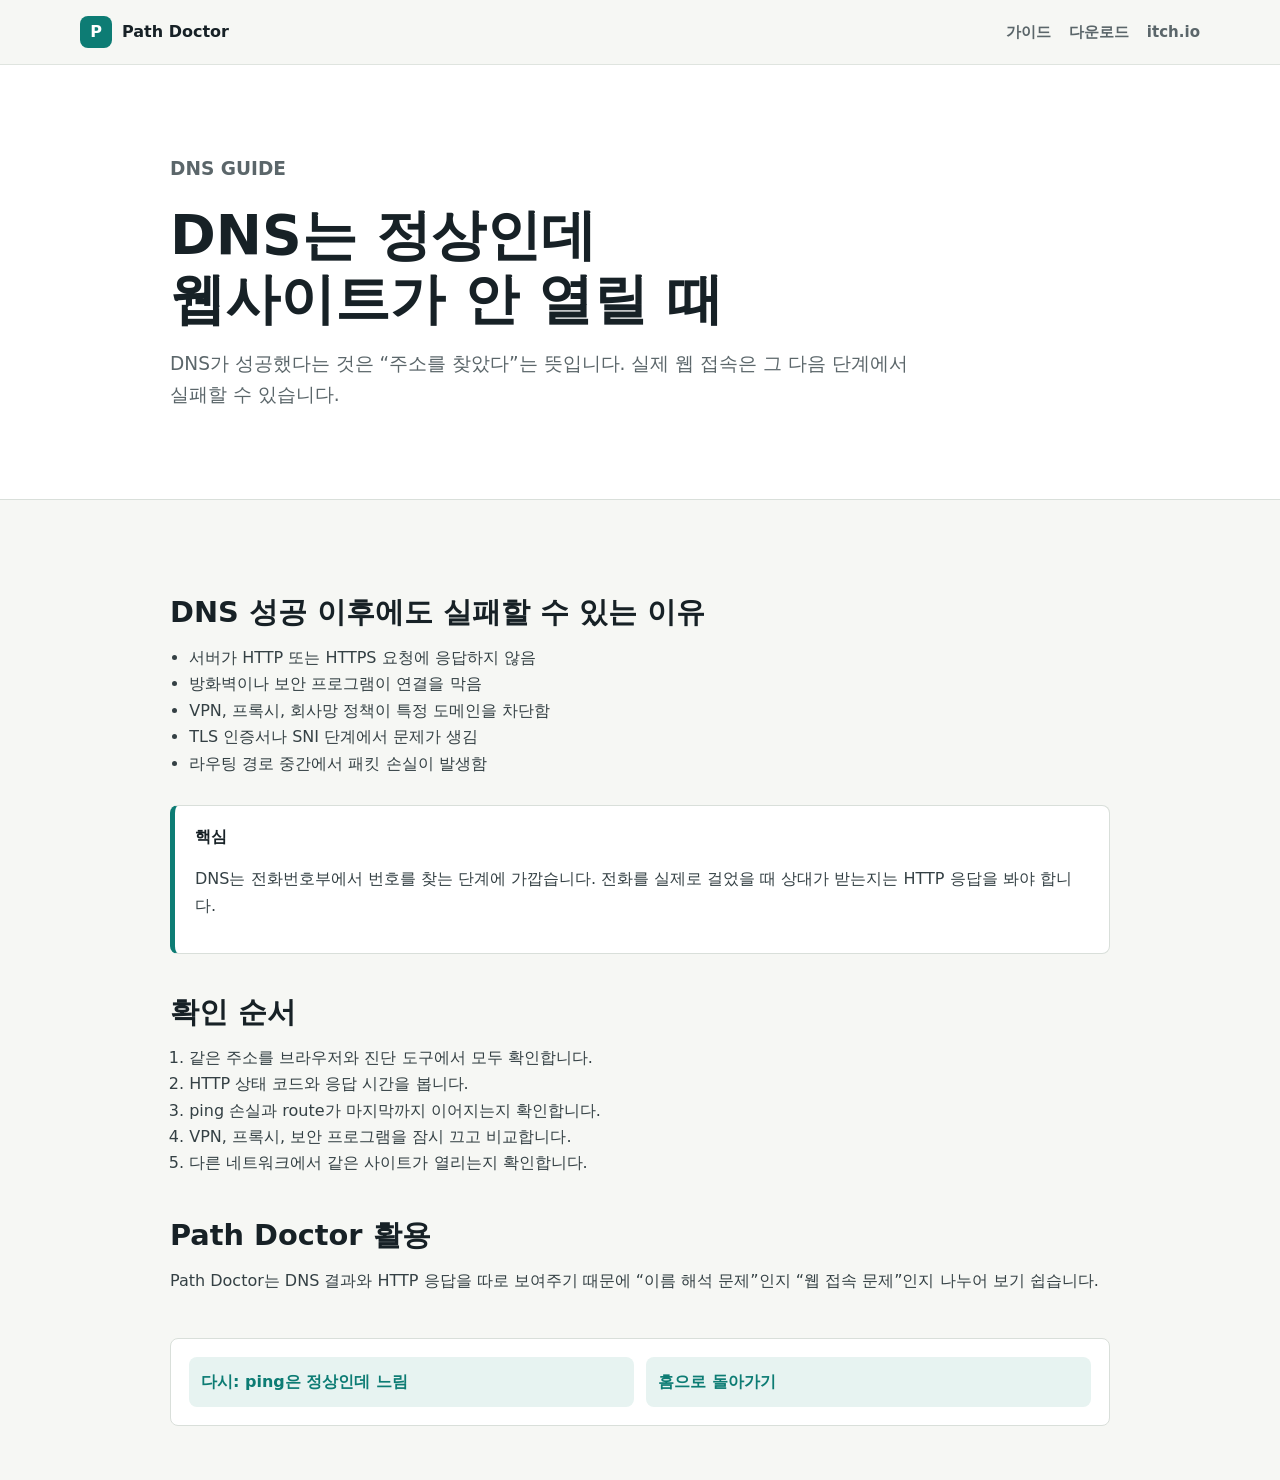
<file: dns-normal-site-not-opening.html>
<!doctype html>
<html lang="ko">
  <head>
    <meta charset="utf-8">
    <meta name="viewport" content="width=device-width, initial-scale=1">
    <meta http-equiv="refresh" content="0; url=./path-doctor/dns-normal-site-not-opening.html">
    <link rel="canonical" href="https://uwanggood.github.io/path-doctor/dns-normal-site-not-opening.html">
    <title>Path Doctor 가이드로 이동 중</title>
  </head>
  <body>
    <p><a href="./path-doctor/dns-normal-site-not-opening.html">Path Doctor 가이드로 이동합니다.</a></p>
  </body>
</html>
</file>
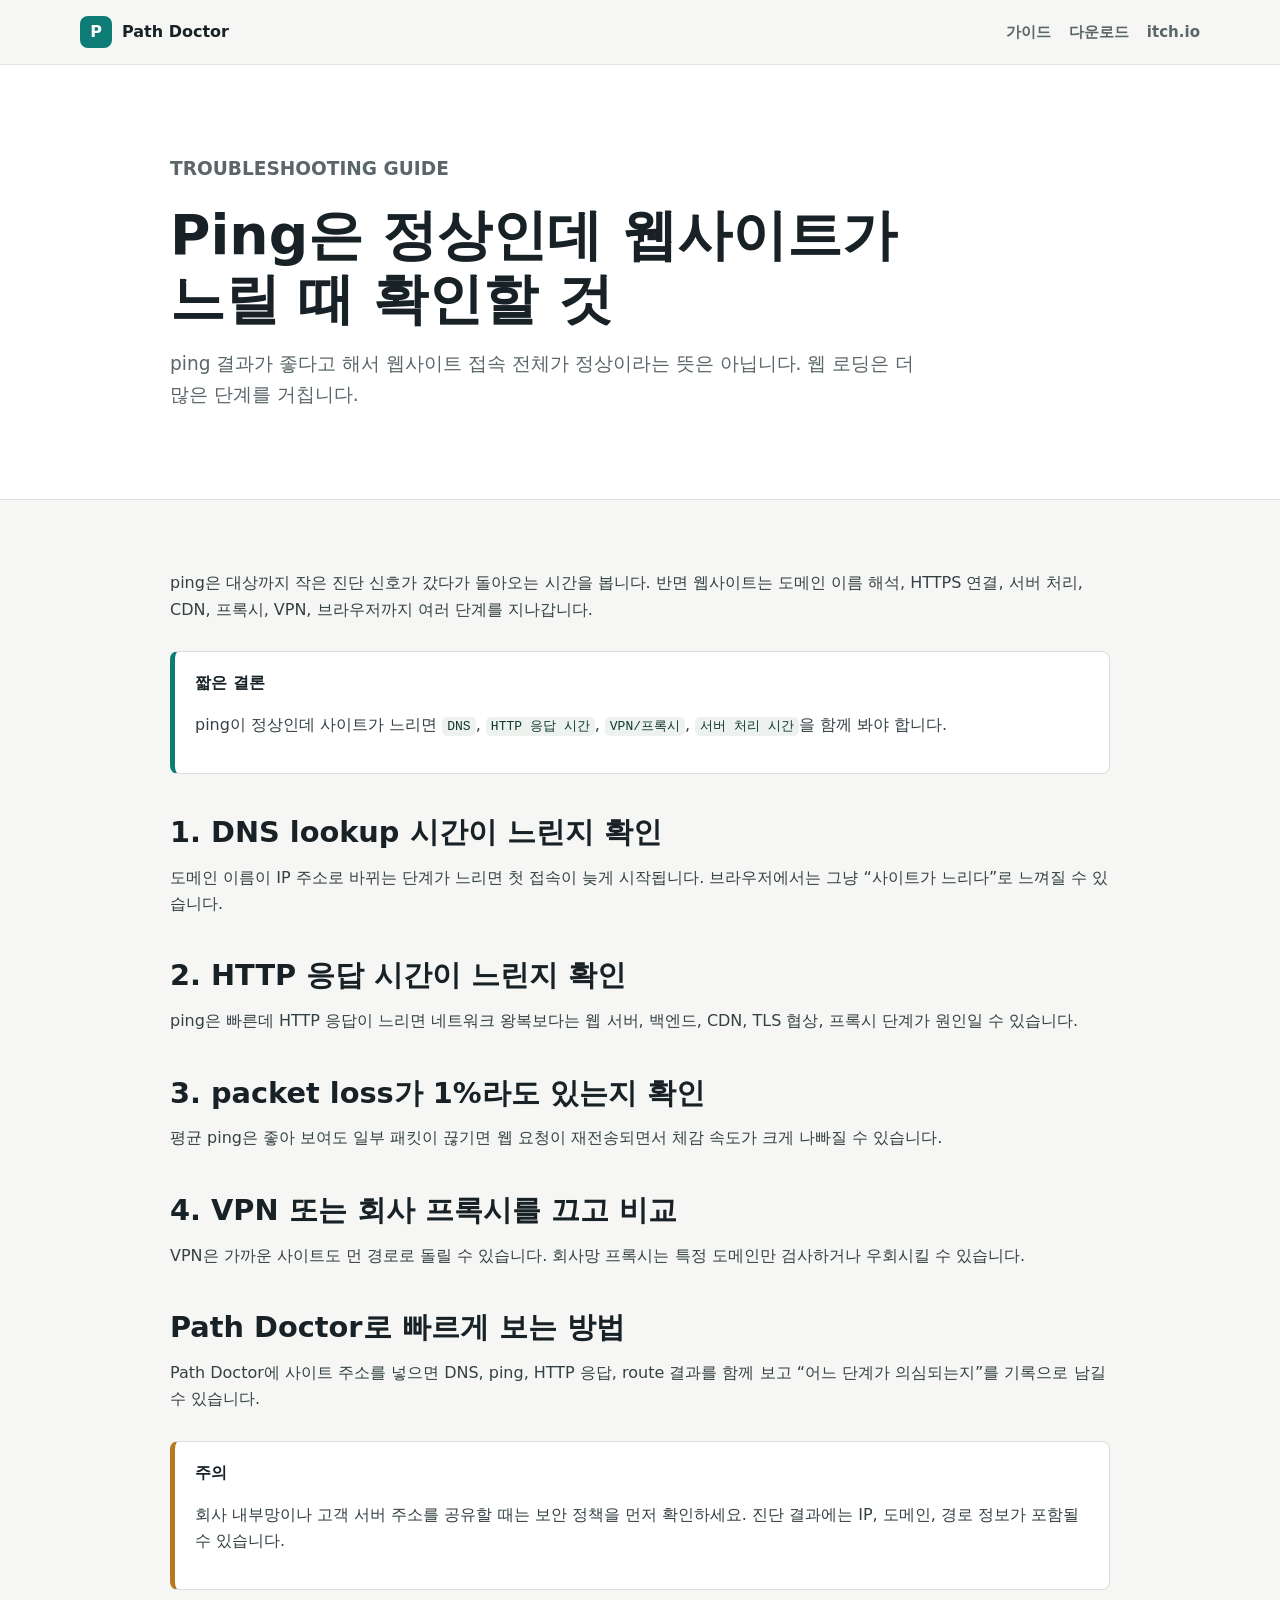
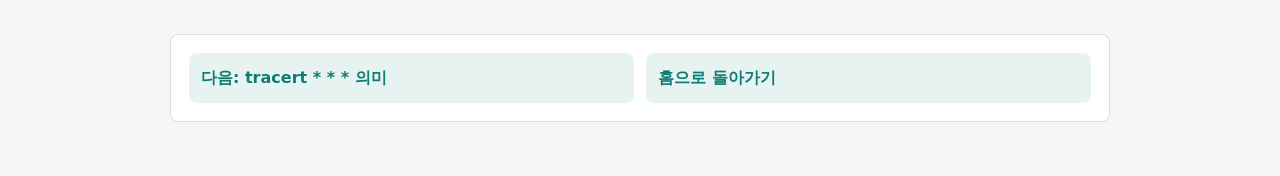
<file: ping-normal-site-slow.html>
<!doctype html>
<html lang="ko">
  <head>
    <meta charset="utf-8">
    <meta name="viewport" content="width=device-width, initial-scale=1">
    <meta http-equiv="refresh" content="0; url=./path-doctor/ping-normal-site-slow.html">
    <link rel="canonical" href="https://uwanggood.github.io/path-doctor/ping-normal-site-slow.html">
    <title>Path Doctor 가이드로 이동 중</title>
  </head>
  <body>
    <p><a href="./path-doctor/ping-normal-site-slow.html">Path Doctor 가이드로 이동합니다.</a></p>
  </body>
</html>
</file>
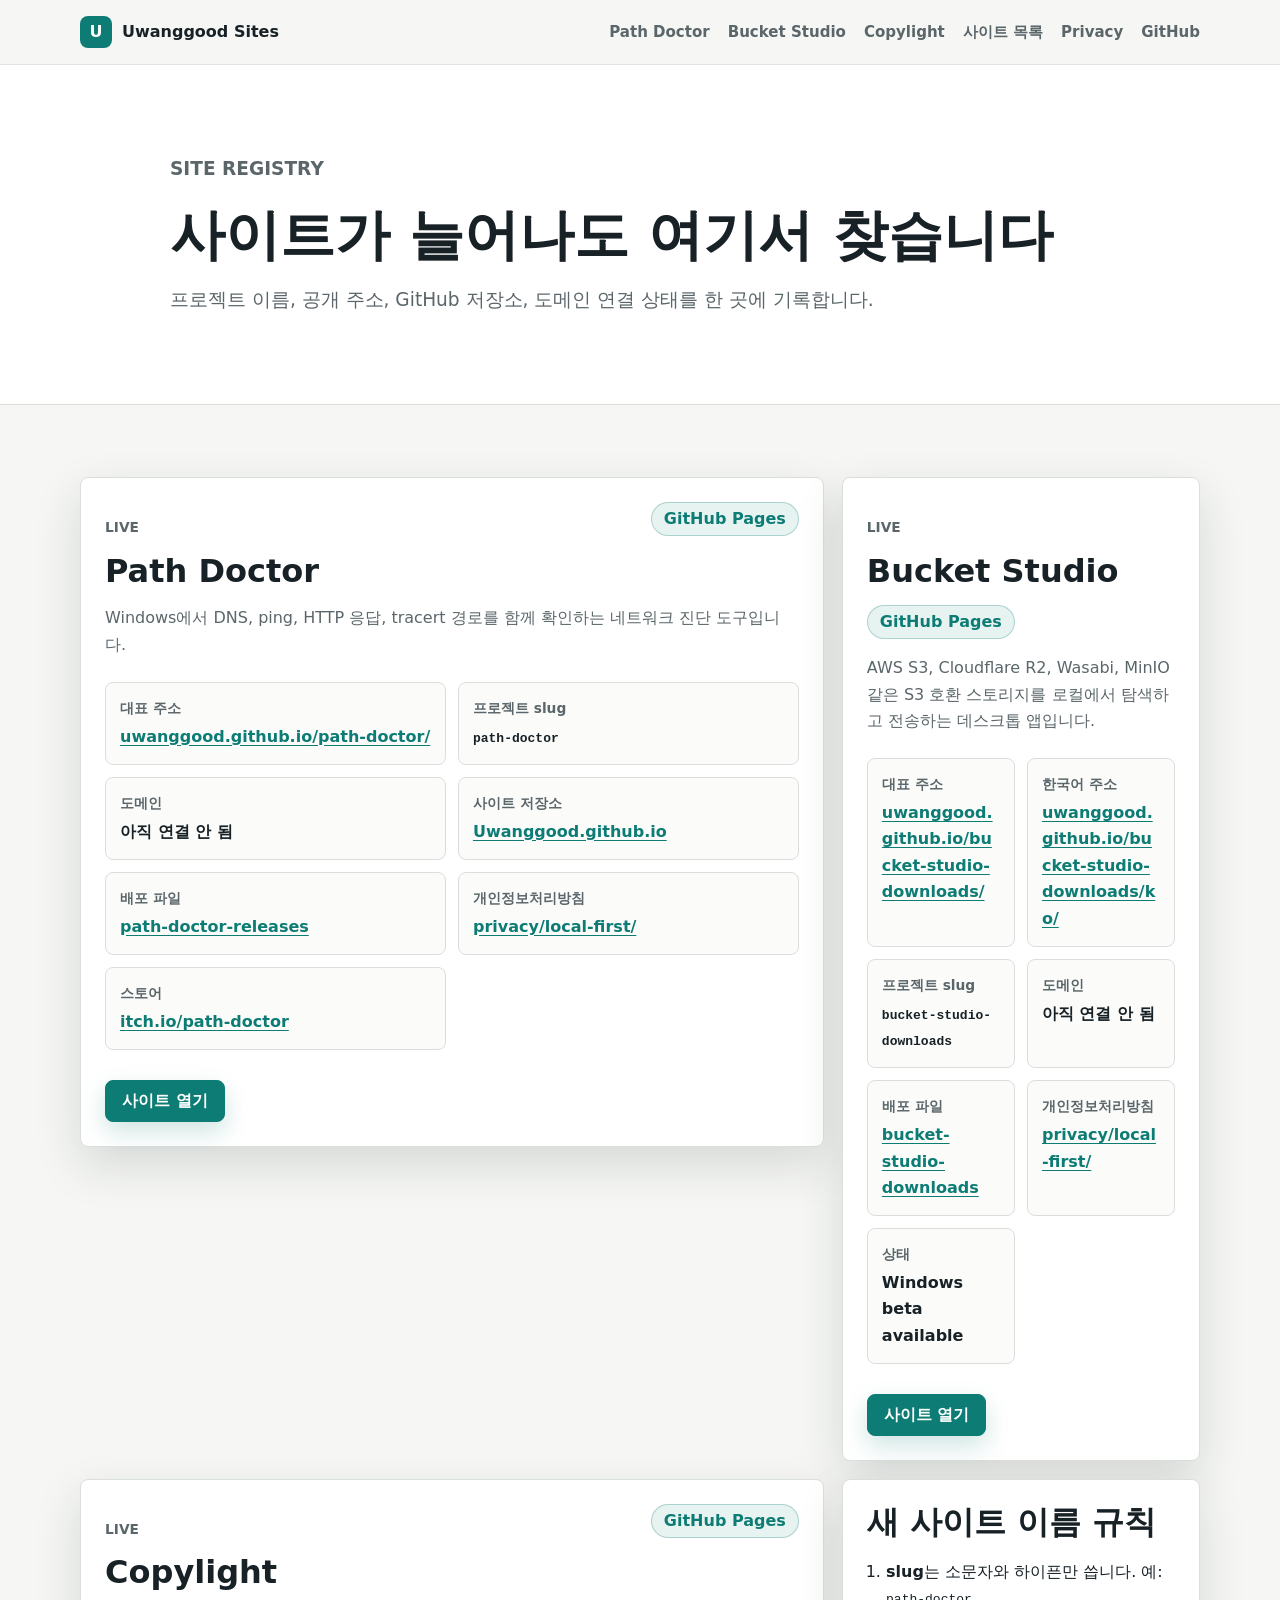
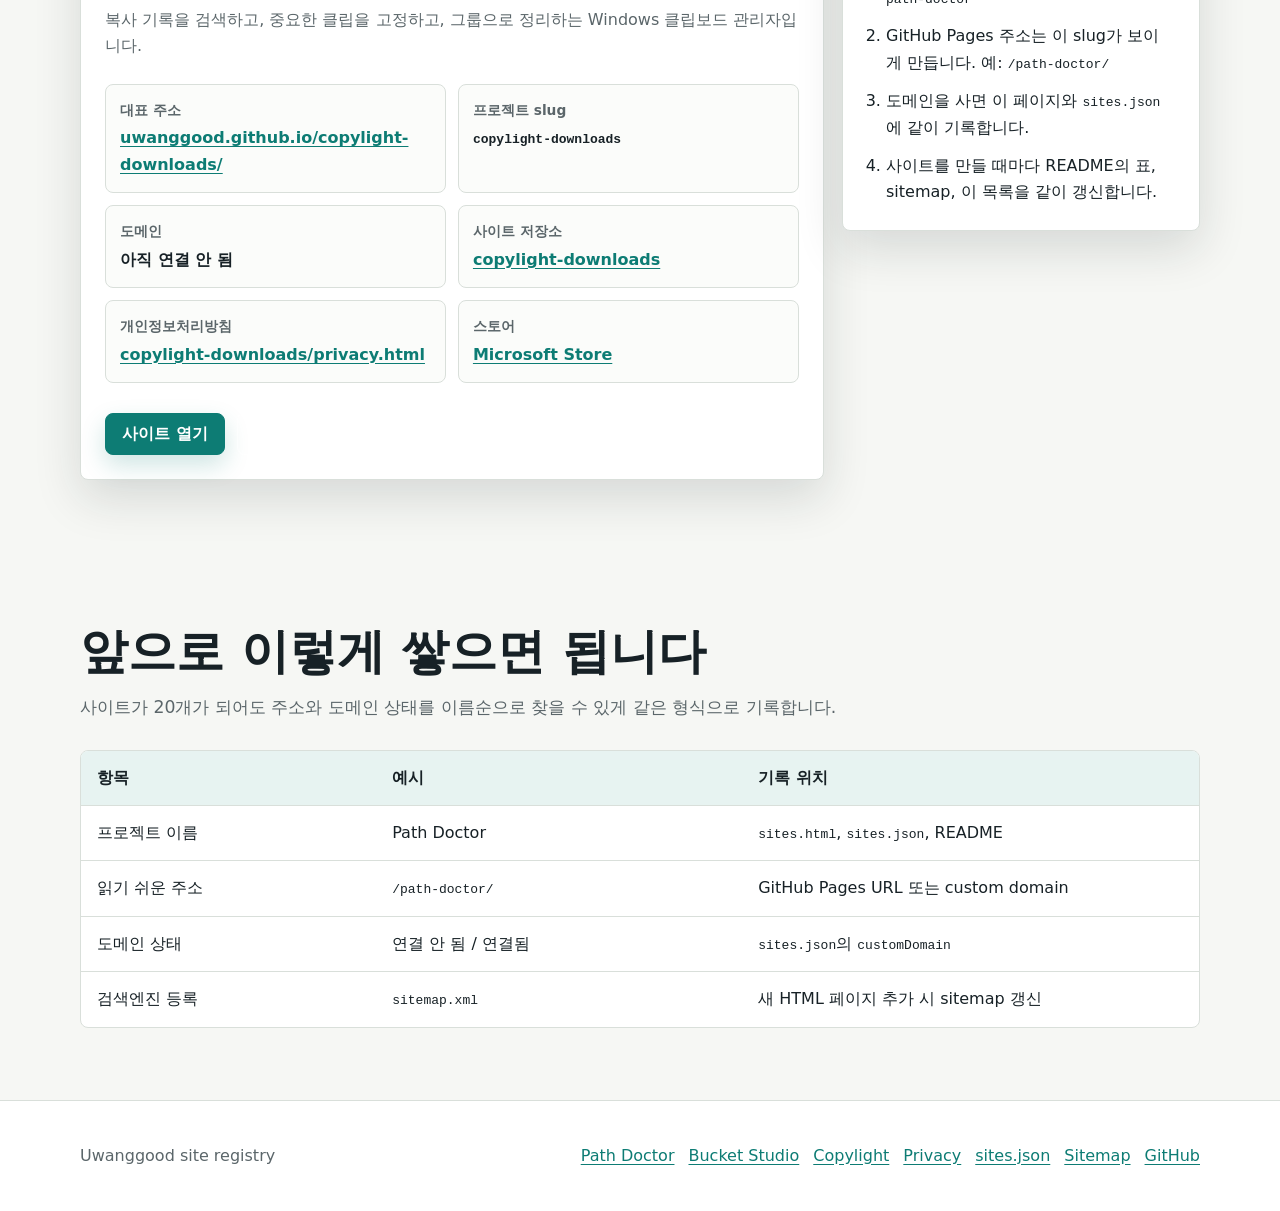
<file: sites.html>
<!doctype html>
<html lang="ko">
  <head>
    <meta charset="utf-8">
    <meta name="viewport" content="width=device-width, initial-scale=1">
    <title>Uwanggood 사이트 목록 | 프로젝트와 도메인 관리</title>
    <meta name="description" content="Uwanggood이 운영하는 GitHub Pages 사이트, 프로젝트 주소, 저장소, 도메인 상태를 한 곳에서 확인하는 사이트 목록입니다.">
    <link rel="canonical" href="https://uwanggood.github.io/sites.html">
    <meta property="og:type" content="website">
    <meta property="og:title" content="Uwanggood 사이트 목록">
    <meta property="og:description" content="운영 중인 사이트 주소, 저장소, 도메인 상태를 한 곳에서 확인합니다.">
    <meta property="og:url" content="https://uwanggood.github.io/sites.html">
    <meta property="og:image" content="https://uwanggood.github.io/assets/path-doctor-cover.png">
    <meta name="twitter:card" content="summary_large_image">
    <link rel="stylesheet" href="./styles.css?v=20260621c">
    <script type="application/ld+json">
      {
        "@context": "https://schema.org",
        "@type": "CollectionPage",
        "name": "Uwanggood 사이트 목록",
        "url": "https://uwanggood.github.io/sites.html",
        "hasPart": [
          {
            "@type": "WebSite",
            "name": "Path Doctor",
            "url": "https://uwanggood.github.io/path-doctor/",
            "sameAs": [
              "https://uwanggood.itch.io/path-doctor",
              "https://github.com/Uwanggood/path-doctor-releases"
            ]
          },
          {
            "@type": "WebSite",
            "name": "Bucket Studio",
            "url": "https://uwanggood.github.io/bucket-studio-downloads/",
            "sameAs": [
              "https://github.com/Uwanggood/bucket-studio-downloads"
            ]
          },
          {
            "@type": "WebSite",
            "name": "Copylight",
            "url": "https://uwanggood.github.io/copylight-downloads/",
            "sameAs": [
              "https://apps.microsoft.com/detail/9p38ll7gj19j",
              "https://github.com/Uwanggood/copylight-downloads"
            ]
          }
        ]
      }
    </script>
  </head>
  <body>
    <a class="skip-link" href="#main">본문으로 이동</a>
    <header class="site-header">
      <nav class="nav" aria-label="주요 메뉴">
        <a class="brand" href="./index.html" aria-label="Uwanggood 사이트 홈">
          <span class="brand-mark">U</span>
          <span>Uwanggood Sites</span>
        </a>
        <div class="nav-links">
          <a href="./path-doctor/">Path Doctor</a>
          <a href="./bucket-studio-downloads/">Bucket Studio</a>
          <a href="./copylight-downloads/">Copylight</a>
          <a href="./sites.html" aria-current="page">사이트 목록</a>
          <a href="./privacy/">Privacy</a>
          <a href="https://github.com/Uwanggood">GitHub</a>
        </div>
      </nav>
    </header>

    <main id="main">
      <section class="article-hero">
        <div class="article-shell narrow">
          <p class="article-kicker">Site registry</p>
          <h1>사이트가 늘어나도 여기서 찾습니다</h1>
          <p>프로젝트 이름, 공개 주소, GitHub 저장소, 도메인 연결 상태를 한 곳에 기록합니다.</p>
        </div>
      </section>

      <section class="section">
        <div class="directory-grid">
          <article class="site-card featured-site">
            <div class="site-card-head">
              <div>
                <p class="article-kicker">Live</p>
                <h2>Path Doctor</h2>
              </div>
              <span class="status-pill">GitHub Pages</span>
            </div>
            <p>Windows에서 DNS, ping, HTTP 응답, tracert 경로를 함께 확인하는 네트워크 진단 도구입니다.</p>
            <dl class="site-meta">
              <div>
                <dt>대표 주소</dt>
                <dd><a href="https://uwanggood.github.io/path-doctor/">uwanggood.github.io/path-doctor/</a></dd>
              </div>
              <div>
                <dt>프로젝트 slug</dt>
                <dd><code>path-doctor</code></dd>
              </div>
              <div>
                <dt>도메인</dt>
                <dd>아직 연결 안 됨</dd>
              </div>
              <div>
                <dt>사이트 저장소</dt>
                <dd><a href="https://github.com/Uwanggood/Uwanggood.github.io">Uwanggood.github.io</a></dd>
              </div>
              <div>
                <dt>배포 파일</dt>
                <dd><a href="https://github.com/Uwanggood/path-doctor-releases">path-doctor-releases</a></dd>
              </div>
              <div>
                <dt>개인정보처리방침</dt>
                <dd><a href="https://uwanggood.github.io/privacy/local-first/">privacy/local-first/</a></dd>
              </div>
              <div>
                <dt>스토어</dt>
                <dd><a href="https://uwanggood.itch.io/path-doctor">itch.io/path-doctor</a></dd>
              </div>
            </dl>
            <div class="hero-actions">
              <a class="button" href="./path-doctor/">사이트 열기</a>
              <a class="button secondary" href="./sites.json">JSON 보기</a>
            </div>
          </article>

          <article class="site-card featured-site">
            <div class="site-card-head">
              <div>
                <p class="article-kicker">Live</p>
                <h2>Bucket Studio</h2>
              </div>
              <span class="status-pill">GitHub Pages</span>
            </div>
            <p>AWS S3, Cloudflare R2, Wasabi, MinIO 같은 S3 호환 스토리지를 로컬에서 탐색하고 전송하는 데스크톱 앱입니다.</p>
            <dl class="site-meta">
              <div>
                <dt>대표 주소</dt>
                <dd><a href="https://uwanggood.github.io/bucket-studio-downloads/">uwanggood.github.io/bucket-studio-downloads/</a></dd>
              </div>
              <div>
                <dt>한국어 주소</dt>
                <dd><a href="https://uwanggood.github.io/bucket-studio-downloads/ko/">uwanggood.github.io/bucket-studio-downloads/ko/</a></dd>
              </div>
              <div>
                <dt>프로젝트 slug</dt>
                <dd><code>bucket-studio-downloads</code></dd>
              </div>
              <div>
                <dt>도메인</dt>
                <dd>아직 연결 안 됨</dd>
              </div>
              <div>
                <dt>배포 파일</dt>
                <dd><a href="https://github.com/Uwanggood/bucket-studio-downloads">bucket-studio-downloads</a></dd>
              </div>
              <div>
                <dt>개인정보처리방침</dt>
                <dd><a href="https://uwanggood.github.io/privacy/local-first/">privacy/local-first/</a></dd>
              </div>
              <div>
                <dt>상태</dt>
                <dd>Windows beta available</dd>
              </div>
            </dl>
            <div class="hero-actions">
              <a class="button" href="./bucket-studio-downloads/">사이트 열기</a>
              <a class="button secondary" href="./bucket-studio-downloads/ko/">한국어 보기</a>
            </div>
          </article>

          <article class="site-card featured-site">
            <div class="site-card-head">
              <div>
                <p class="article-kicker">Live</p>
                <h2>Copylight</h2>
              </div>
              <span class="status-pill">GitHub Pages</span>
            </div>
            <p>복사 기록을 검색하고, 중요한 클립을 고정하고, 그룹으로 정리하는 Windows 클립보드 관리자입니다.</p>
            <dl class="site-meta">
              <div>
                <dt>대표 주소</dt>
                <dd><a href="https://uwanggood.github.io/copylight-downloads/">uwanggood.github.io/copylight-downloads/</a></dd>
              </div>
              <div>
                <dt>프로젝트 slug</dt>
                <dd><code>copylight-downloads</code></dd>
              </div>
              <div>
                <dt>도메인</dt>
                <dd>아직 연결 안 됨</dd>
              </div>
              <div>
                <dt>사이트 저장소</dt>
                <dd><a href="https://github.com/Uwanggood/copylight-downloads">copylight-downloads</a></dd>
              </div>
              <div>
                <dt>개인정보처리방침</dt>
                <dd><a href="https://uwanggood.github.io/copylight-downloads/privacy.html">copylight-downloads/privacy.html</a></dd>
              </div>
              <div>
                <dt>스토어</dt>
                <dd><a href="https://apps.microsoft.com/detail/9p38ll7gj19j">Microsoft Store</a></dd>
              </div>
            </dl>
            <div class="hero-actions">
              <a class="button" href="./copylight-downloads/">사이트 열기</a>
              <a class="button secondary" href="https://apps.microsoft.com/detail/9p38ll7gj19j">Microsoft Store</a>
            </div>
          </article>

          <aside class="site-card">
            <h2>새 사이트 이름 규칙</h2>
            <ol class="compact-list">
              <li><strong>slug</strong>는 소문자와 하이픈만 씁니다. 예: <code>path-doctor</code></li>
              <li>GitHub Pages 주소는 이 slug가 보이게 만듭니다. 예: <code>/path-doctor/</code></li>
              <li>도메인을 사면 이 페이지와 <code>sites.json</code>에 같이 기록합니다.</li>
              <li>사이트를 만들 때마다 README의 표, sitemap, 이 목록을 같이 갱신합니다.</li>
            </ol>
          </aside>
        </div>
      </section>

      <section class="section registry-section">
        <div class="section-title">
          <h2>앞으로 이렇게 쌓으면 됩니다</h2>
          <p>사이트가 20개가 되어도 주소와 도메인 상태를 이름순으로 찾을 수 있게 같은 형식으로 기록합니다.</p>
        </div>
        <div class="registry-table" role="table" aria-label="사이트 관리 항목">
          <div role="row">
            <strong role="columnheader">항목</strong>
            <strong role="columnheader">예시</strong>
            <strong role="columnheader">기록 위치</strong>
          </div>
          <div role="row">
            <span role="cell">프로젝트 이름</span>
            <span role="cell">Path Doctor</span>
            <span role="cell"><code>sites.html</code>, <code>sites.json</code>, README</span>
          </div>
          <div role="row">
            <span role="cell">읽기 쉬운 주소</span>
            <span role="cell"><code>/path-doctor/</code></span>
            <span role="cell">GitHub Pages URL 또는 custom domain</span>
          </div>
          <div role="row">
            <span role="cell">도메인 상태</span>
            <span role="cell">연결 안 됨 / 연결됨</span>
            <span role="cell"><code>sites.json</code>의 <code>customDomain</code></span>
          </div>
          <div role="row">
            <span role="cell">검색엔진 등록</span>
            <span role="cell"><code>sitemap.xml</code></span>
            <span role="cell">새 HTML 페이지 추가 시 sitemap 갱신</span>
          </div>
        </div>
      </section>
    </main>

    <footer class="site-footer">
      <div class="footer-inner">
        <span>Uwanggood site registry</span>
        <div class="footer-links">
          <a href="./path-doctor/">Path Doctor</a>
          <a href="./bucket-studio-downloads/">Bucket Studio</a>
          <a href="./copylight-downloads/">Copylight</a>
          <a href="./privacy/">Privacy</a>
          <a href="./sites.json">sites.json</a>
          <a href="./sitemap.xml">Sitemap</a>
          <a href="https://github.com/Uwanggood">GitHub</a>
        </div>
      </div>
    </footer>
  </body>
</html>
</file>
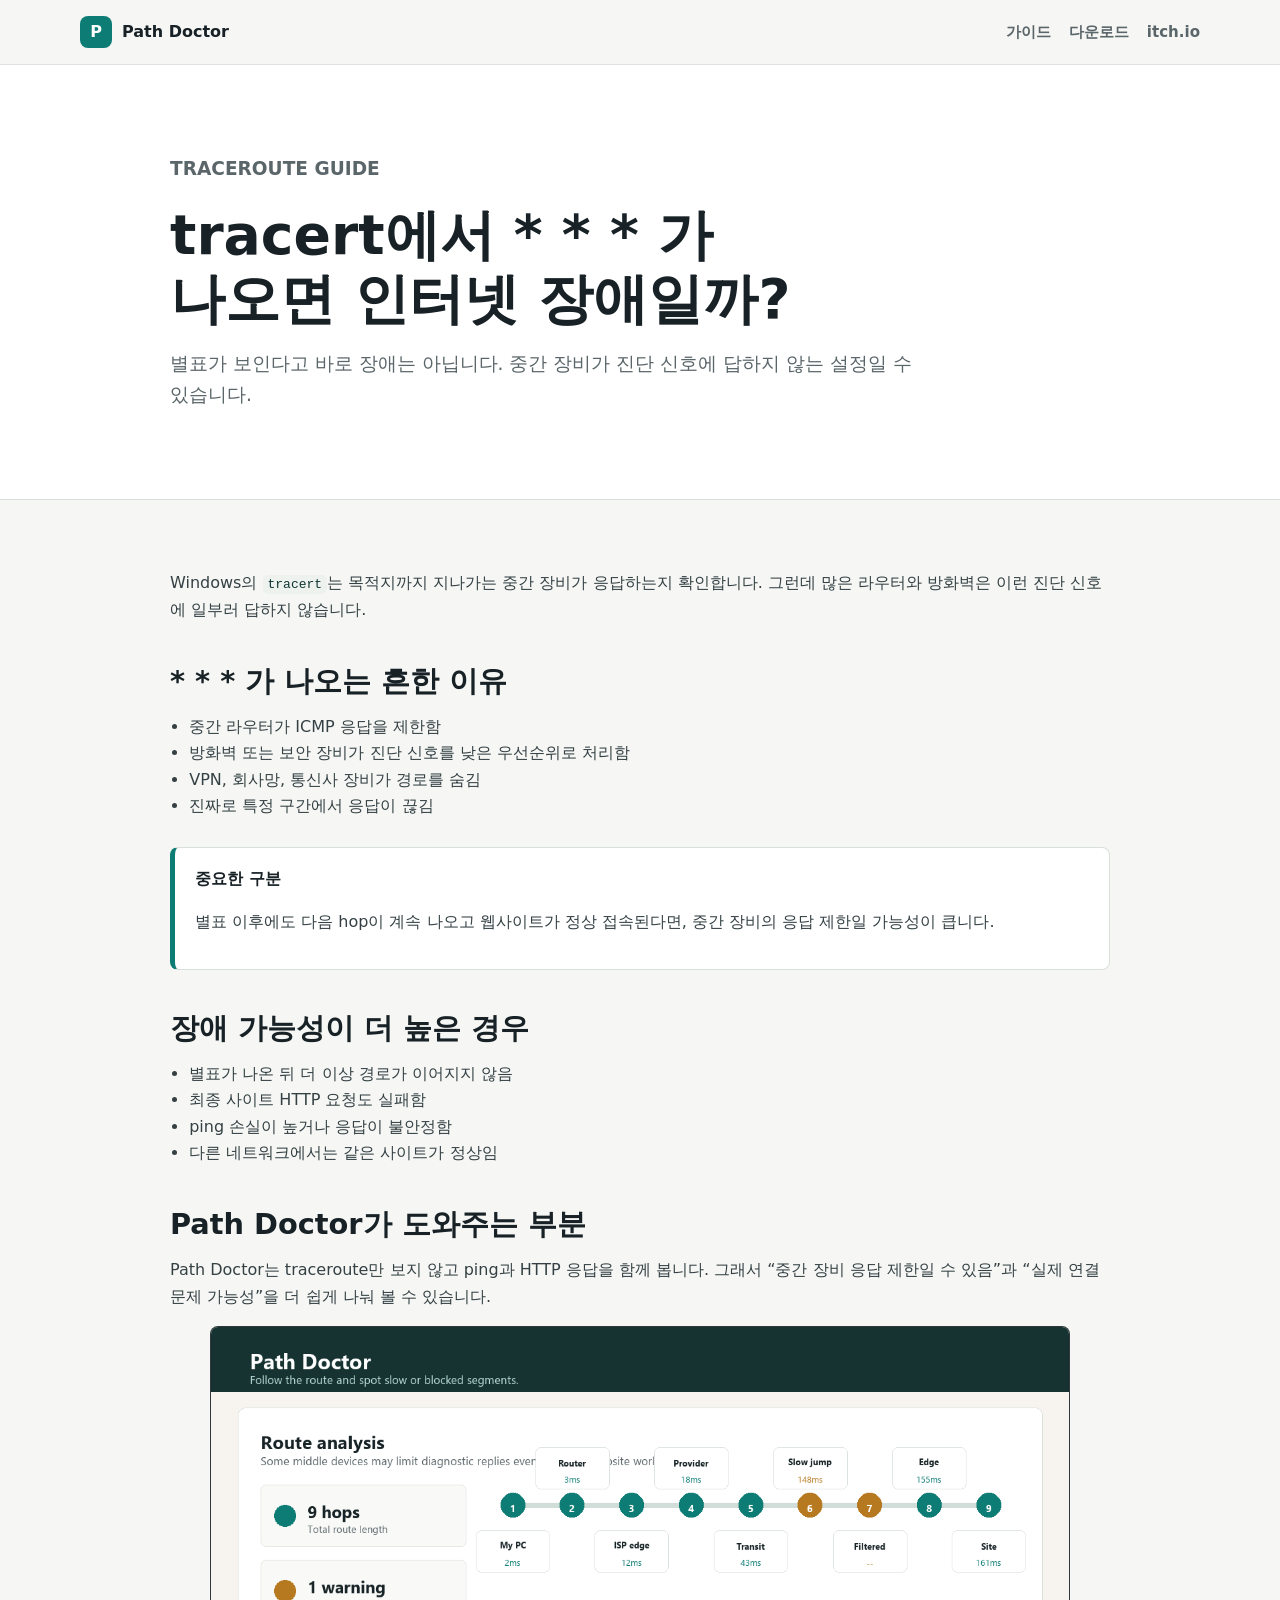
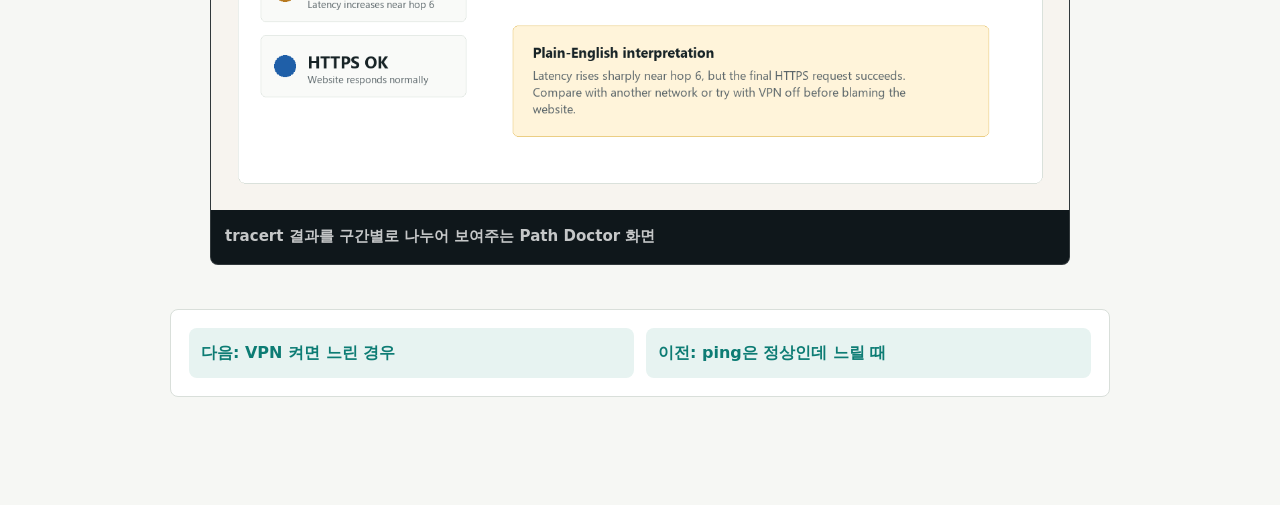
<file: tracert-star-star-star.html>
<!doctype html>
<html lang="ko">
  <head>
    <meta charset="utf-8">
    <meta name="viewport" content="width=device-width, initial-scale=1">
    <meta http-equiv="refresh" content="0; url=./path-doctor/tracert-star-star-star.html">
    <link rel="canonical" href="https://uwanggood.github.io/path-doctor/tracert-star-star-star.html">
    <title>Path Doctor 가이드로 이동 중</title>
  </head>
  <body>
    <p><a href="./path-doctor/tracert-star-star-star.html">Path Doctor 가이드로 이동합니다.</a></p>
  </body>
</html>
</file>
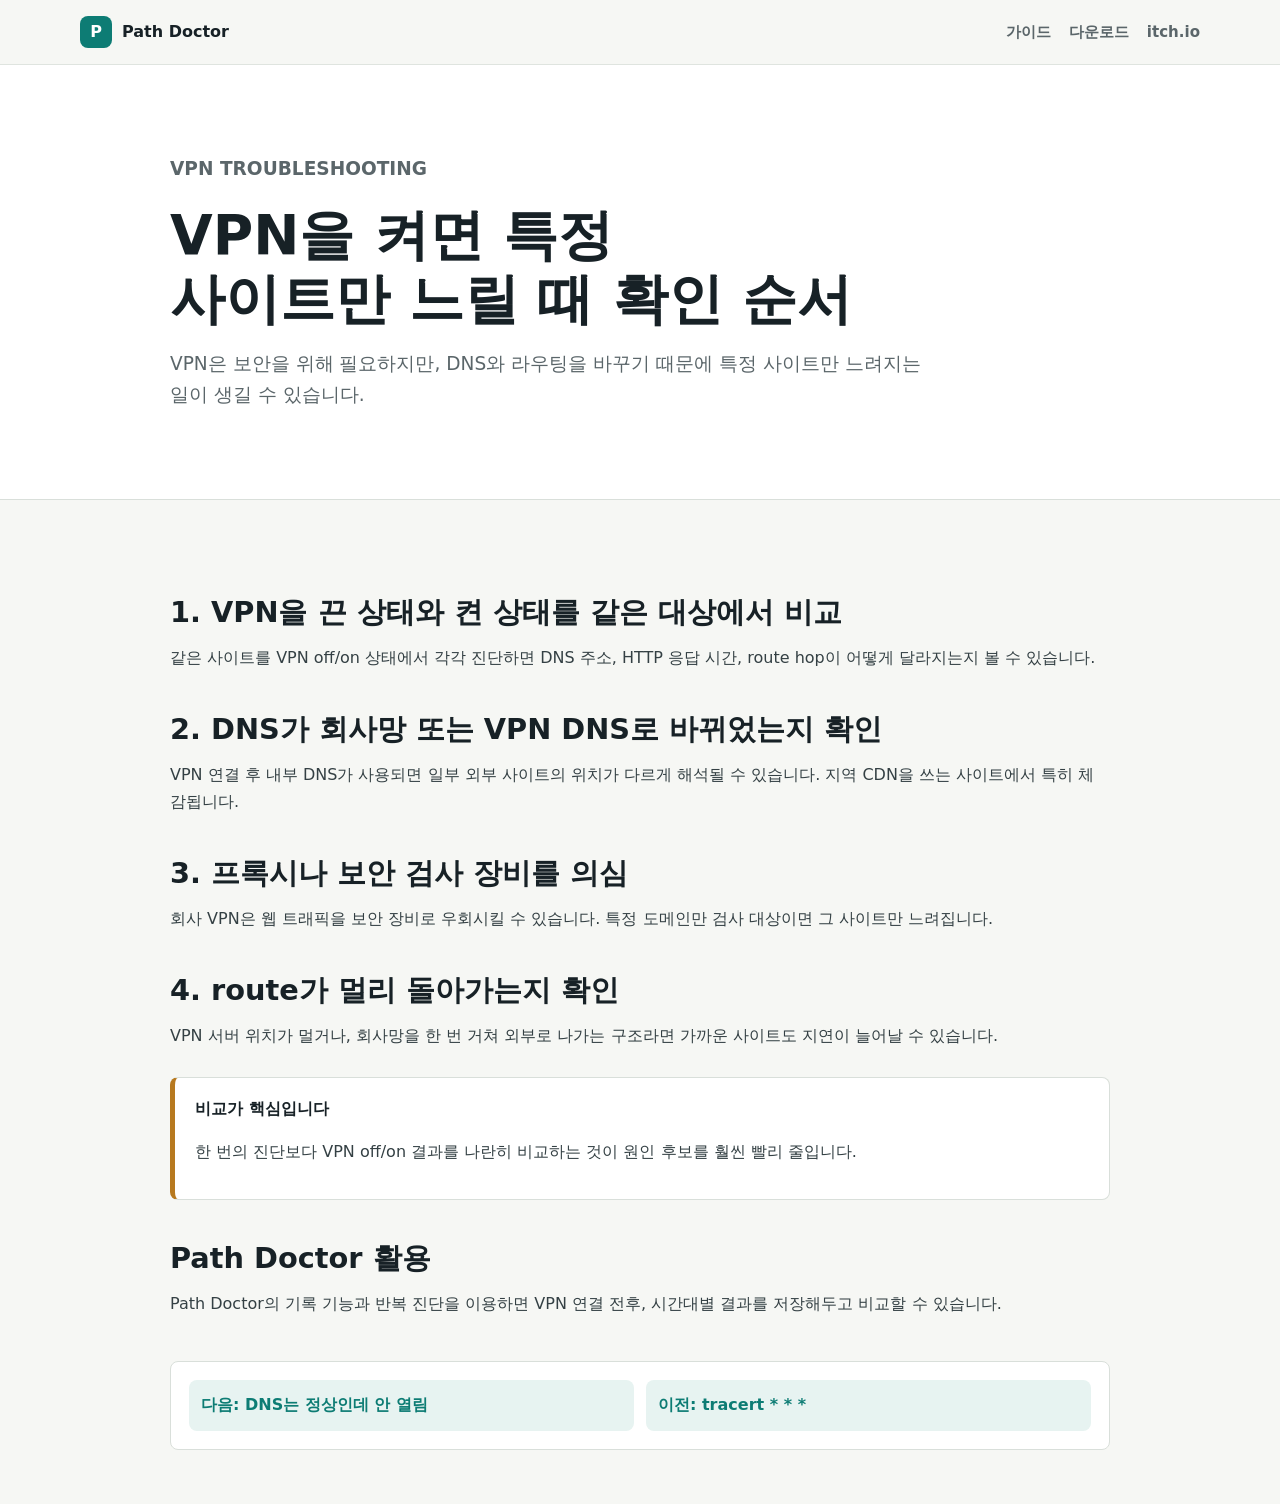
<file: vpn-site-slow.html>
<!doctype html>
<html lang="ko">
  <head>
    <meta charset="utf-8">
    <meta name="viewport" content="width=device-width, initial-scale=1">
    <meta http-equiv="refresh" content="0; url=./path-doctor/vpn-site-slow.html">
    <link rel="canonical" href="https://uwanggood.github.io/path-doctor/vpn-site-slow.html">
    <title>Path Doctor 가이드로 이동 중</title>
  </head>
  <body>
    <p><a href="./path-doctor/vpn-site-slow.html">Path Doctor 가이드로 이동합니다.</a></p>
  </body>
</html>
</file>
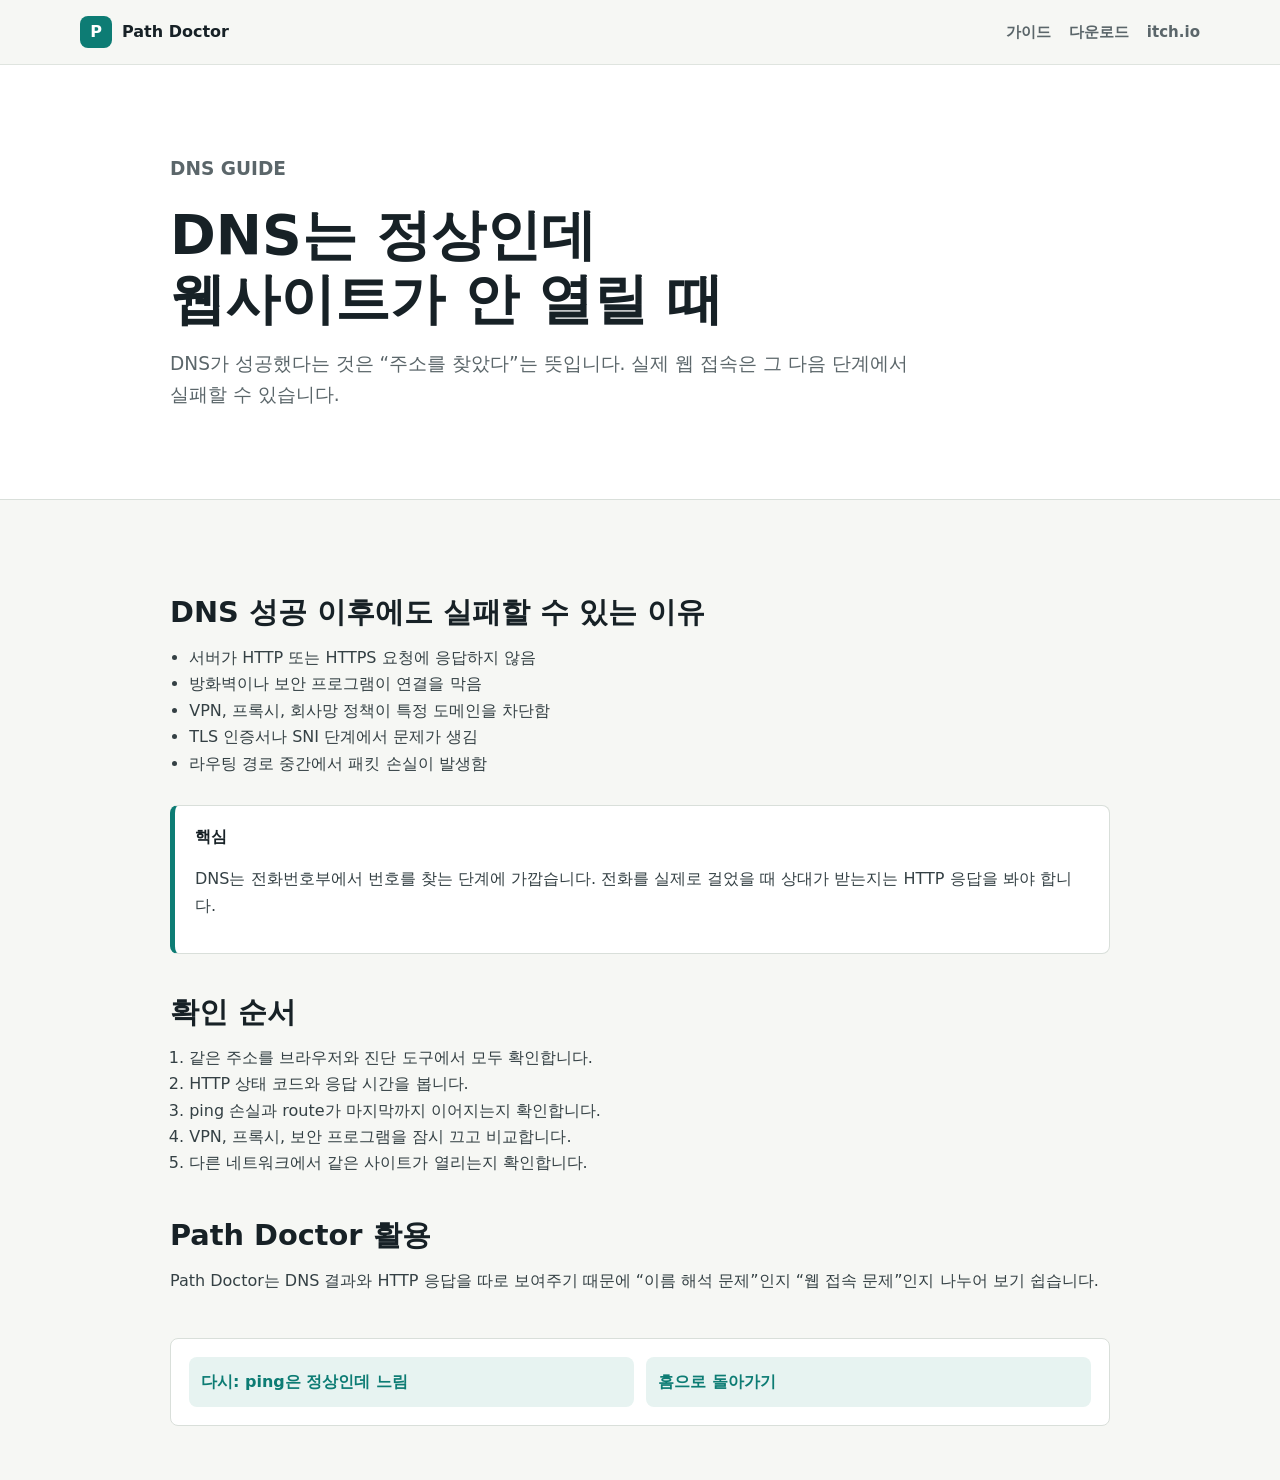
<file: path-doctor/dns-normal-site-not-opening.html>
<!doctype html>
<html lang="ko">
  <head>
    <meta charset="utf-8">
    <meta name="viewport" content="width=device-width, initial-scale=1">
    <title>DNS는 정상인데 웹사이트가 안 열릴 때 | Path Doctor</title>
    <meta name="description" content="DNS lookup은 정상인데 웹사이트가 안 열릴 때 HTTPS, HTTP 응답, 방화벽, 서버 장애, 경로 문제를 확인하는 방법을 설명합니다.">
    <link rel="canonical" href="https://uwanggood.github.io/path-doctor/dns-normal-site-not-opening.html">
    <meta property="og:type" content="article">
    <meta property="og:title" content="DNS는 정상인데 웹사이트가 안 열릴 때">
    <meta property="og:description" content="이름 해석이 된다고 접속까지 보장되지는 않습니다. 다음 단계에서 막힐 수 있습니다.">
    <meta property="og:url" content="https://uwanggood.github.io/path-doctor/dns-normal-site-not-opening.html">
    <meta property="og:image" content="https://uwanggood.github.io/assets/path-doctor-cover.png">
    <meta name="twitter:card" content="summary_large_image">
    <link rel="stylesheet" href="../styles.css?v=20260621c">
  </head>
  <body>
    <a class="skip-link" href="#article">본문으로 이동</a>
    <header class="site-header">
      <nav class="nav" aria-label="주요 메뉴">
        <a class="brand" href="./index.html"><span class="brand-mark">P</span><span>Path Doctor</span></a>
        <div class="nav-links">
          <a href="./index.html#guides">가이드</a>
          <a href="https://github.com/Uwanggood/path-doctor-releases/releases/latest">다운로드</a>
          <a href="https://uwanggood.itch.io/path-doctor">itch.io</a>
        </div>
      </nav>
    </header>
    <main id="article">
      <section class="article-hero">
        <div class="article-shell narrow">
          <p class="article-kicker">DNS guide</p>
          <h1>DNS는 정상인데 웹사이트가 안 열릴 때</h1>
          <p>DNS가 성공했다는 것은 “주소를 찾았다”는 뜻입니다. 실제 웹 접속은 그 다음 단계에서 실패할 수 있습니다.</p>
        </div>
      </section>
      <article class="article-shell narrow article-body">
        <h2>DNS 성공 이후에도 실패할 수 있는 이유</h2>
        <ul>
          <li>서버가 HTTP 또는 HTTPS 요청에 응답하지 않음</li>
          <li>방화벽이나 보안 프로그램이 연결을 막음</li>
          <li>VPN, 프록시, 회사망 정책이 특정 도메인을 차단함</li>
          <li>TLS 인증서나 SNI 단계에서 문제가 생김</li>
          <li>라우팅 경로 중간에서 패킷 손실이 발생함</li>
        </ul>

        <div class="callout">
          <strong>핵심</strong>
          <p>DNS는 전화번호부에서 번호를 찾는 단계에 가깝습니다. 전화를 실제로 걸었을 때 상대가 받는지는 HTTP 응답을 봐야 합니다.</p>
        </div>

        <h2>확인 순서</h2>
        <ol>
          <li>같은 주소를 브라우저와 진단 도구에서 모두 확인합니다.</li>
          <li>HTTP 상태 코드와 응답 시간을 봅니다.</li>
          <li>ping 손실과 route가 마지막까지 이어지는지 확인합니다.</li>
          <li>VPN, 프록시, 보안 프로그램을 잠시 끄고 비교합니다.</li>
          <li>다른 네트워크에서 같은 사이트가 열리는지 확인합니다.</li>
        </ol>

        <h2>Path Doctor 활용</h2>
        <p>Path Doctor는 DNS 결과와 HTTP 응답을 따로 보여주기 때문에 “이름 해석 문제”인지 “웹 접속 문제”인지 나누어 보기 쉽습니다.</p>

        <div class="article-nav">
          <a href="./ping-normal-site-slow.html">다시: ping은 정상인데 느림</a>
          <a href="./index.html">홈으로 돌아가기</a>
        </div>
      </article>
    </main>
  </body>
</html>
</file>
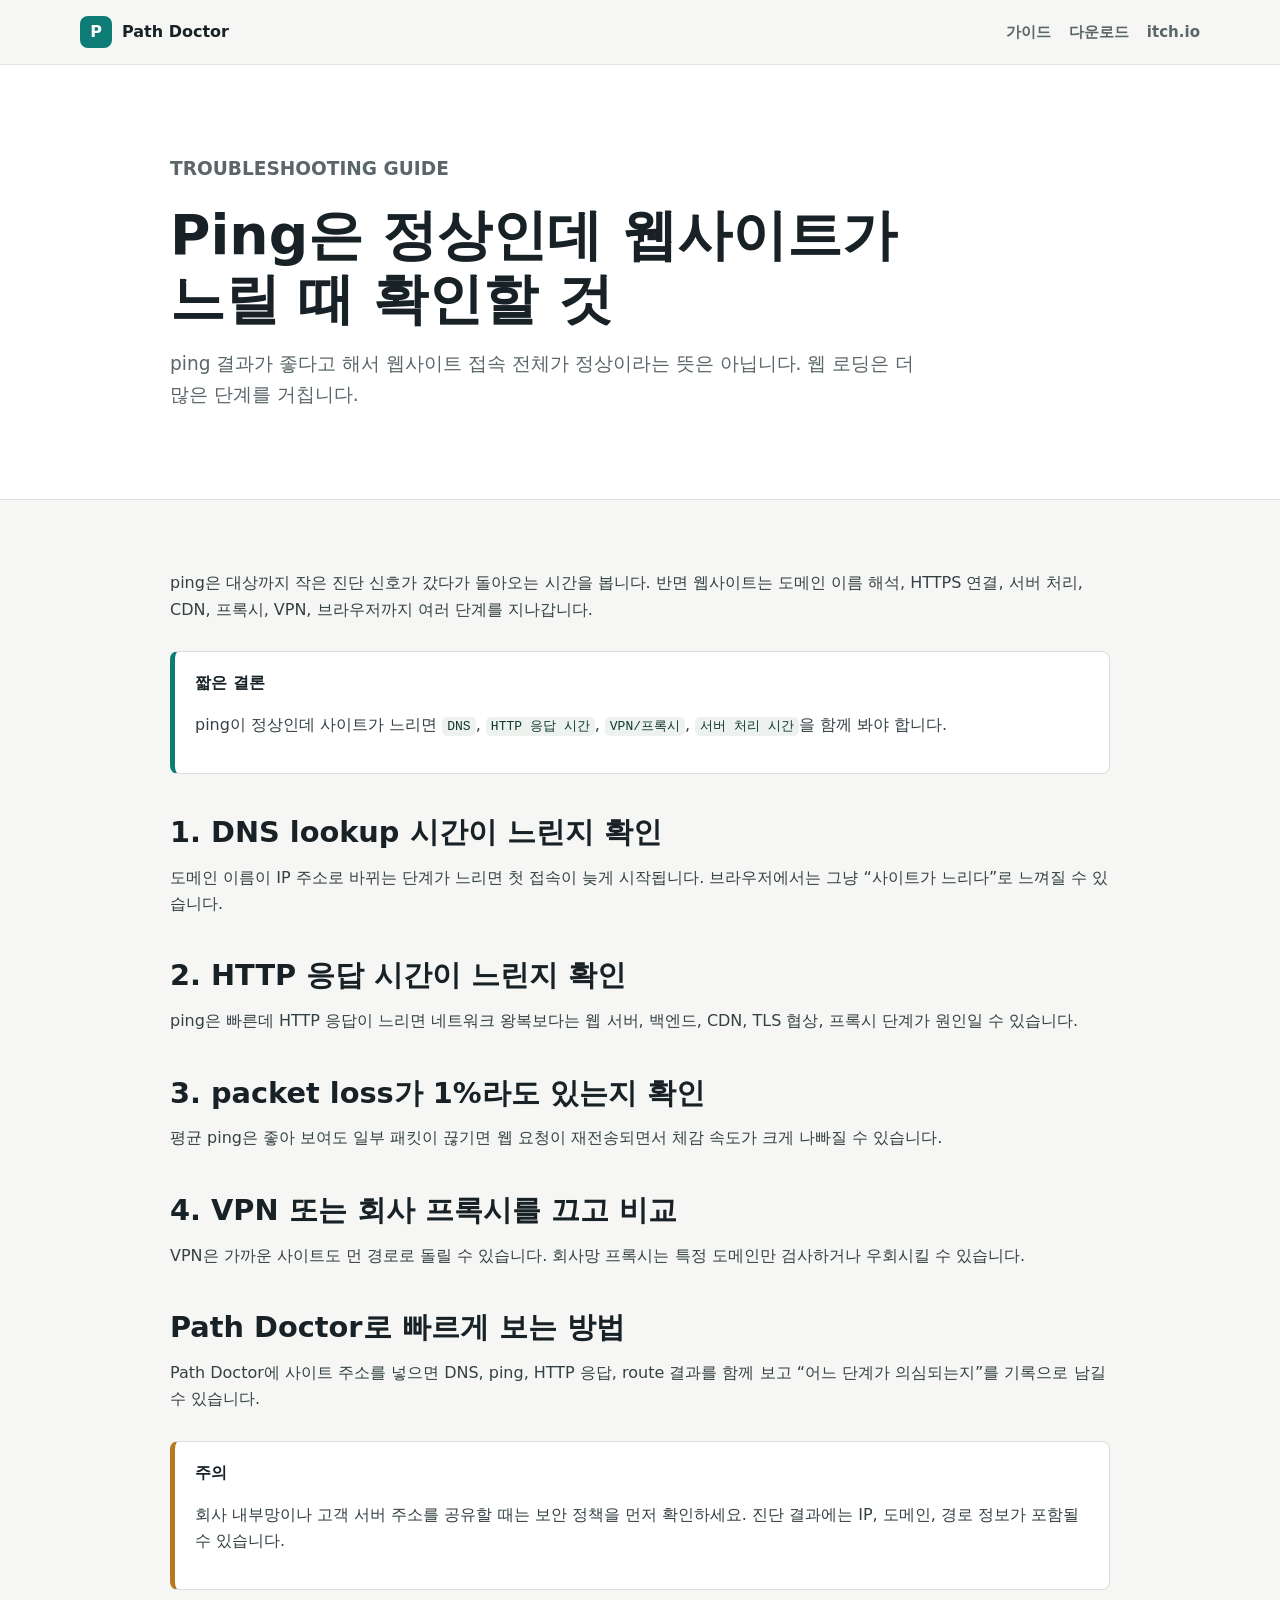
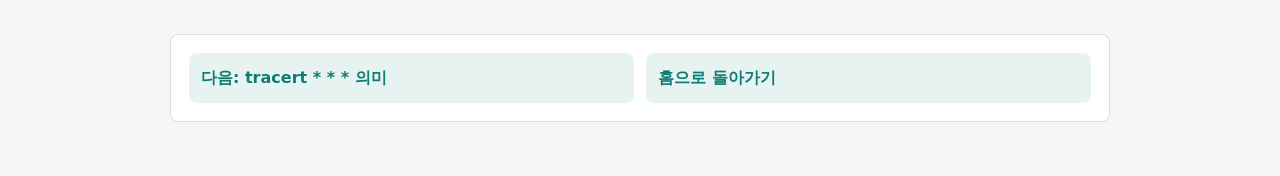
<file: path-doctor/ping-normal-site-slow.html>
<!doctype html>
<html lang="ko">
  <head>
    <meta charset="utf-8">
    <meta name="viewport" content="width=device-width, initial-scale=1">
    <title>Ping은 정상인데 웹사이트가 느릴 때 확인할 것 | Path Doctor</title>
    <meta name="description" content="Ping은 정상인데 웹사이트가 느릴 때 DNS, HTTP 응답, TLS, VPN, 프록시, 서버 처리 시간 중 무엇을 확인해야 하는지 정리합니다.">
    <link rel="canonical" href="https://uwanggood.github.io/path-doctor/ping-normal-site-slow.html">
    <meta property="og:type" content="article">
    <meta property="og:title" content="Ping은 정상인데 웹사이트가 느릴 때 확인할 것">
    <meta property="og:description" content="왕복 지연이 정상이어도 웹사이트는 DNS, 서버 처리, VPN, 프록시 때문에 느릴 수 있습니다.">
    <meta property="og:url" content="https://uwanggood.github.io/path-doctor/ping-normal-site-slow.html">
    <meta property="og:image" content="https://uwanggood.github.io/assets/path-doctor-cover.png">
    <meta name="twitter:card" content="summary_large_image">
    <link rel="stylesheet" href="../styles.css?v=20260621c">
    <script type="application/ld+json">
      {
        "@context": "https://schema.org",
        "@type": "FAQPage",
        "mainEntity": [
          {
            "@type": "Question",
            "name": "Ping은 정상인데 웹사이트가 느릴 수 있나요?",
            "acceptedAnswer": {
              "@type": "Answer",
              "text": "가능합니다. ping은 작은 진단 신호의 왕복 시간을 보는 것이고, 실제 웹사이트 로딩은 DNS, TLS, HTTP 서버 처리, 프록시, VPN, CDN, 브라우저 캐시 영향을 함께 받습니다."
            }
          },
          {
            "@type": "Question",
            "name": "이럴 때 먼저 무엇을 확인해야 하나요?",
            "acceptedAnswer": {
              "@type": "Answer",
              "text": "DNS lookup 시간, HTTP 응답 시간, packet loss, traceroute의 큰 지연 증가 지점, VPN 또는 프록시 사용 여부를 순서대로 확인하는 것이 좋습니다."
            }
          }
        ]
      }
    </script>
  </head>
  <body>
    <a class="skip-link" href="#article">본문으로 이동</a>
    <header class="site-header">
      <nav class="nav" aria-label="주요 메뉴">
        <a class="brand" href="./index.html"><span class="brand-mark">P</span><span>Path Doctor</span></a>
        <div class="nav-links">
          <a href="./index.html#guides">가이드</a>
          <a href="https://github.com/Uwanggood/path-doctor-releases/releases/latest">다운로드</a>
          <a href="https://uwanggood.itch.io/path-doctor">itch.io</a>
        </div>
      </nav>
    </header>
    <main id="article">
      <section class="article-hero">
        <div class="article-shell narrow">
          <p class="article-kicker">Troubleshooting guide</p>
          <h1>Ping은 정상인데 웹사이트가 느릴 때 확인할 것</h1>
          <p>ping 결과가 좋다고 해서 웹사이트 접속 전체가 정상이라는 뜻은 아닙니다. 웹 로딩은 더 많은 단계를 거칩니다.</p>
        </div>
      </section>
      <article class="article-shell narrow article-body">
        <p>ping은 대상까지 작은 진단 신호가 갔다가 돌아오는 시간을 봅니다. 반면 웹사이트는 도메인 이름 해석, HTTPS 연결, 서버 처리, CDN, 프록시, VPN, 브라우저까지 여러 단계를 지나갑니다.</p>

        <div class="callout">
          <strong>짧은 결론</strong>
          <p>ping이 정상인데 사이트가 느리면 <code>DNS</code>, <code>HTTP 응답 시간</code>, <code>VPN/프록시</code>, <code>서버 처리 시간</code>을 함께 봐야 합니다.</p>
        </div>

        <h2>1. DNS lookup 시간이 느린지 확인</h2>
        <p>도메인 이름이 IP 주소로 바뀌는 단계가 느리면 첫 접속이 늦게 시작됩니다. 브라우저에서는 그냥 “사이트가 느리다”로 느껴질 수 있습니다.</p>

        <h2>2. HTTP 응답 시간이 느린지 확인</h2>
        <p>ping은 빠른데 HTTP 응답이 느리면 네트워크 왕복보다는 웹 서버, 백엔드, CDN, TLS 협상, 프록시 단계가 원인일 수 있습니다.</p>

        <h2>3. packet loss가 1%라도 있는지 확인</h2>
        <p>평균 ping은 좋아 보여도 일부 패킷이 끊기면 웹 요청이 재전송되면서 체감 속도가 크게 나빠질 수 있습니다.</p>

        <h2>4. VPN 또는 회사 프록시를 끄고 비교</h2>
        <p>VPN은 가까운 사이트도 먼 경로로 돌릴 수 있습니다. 회사망 프록시는 특정 도메인만 검사하거나 우회시킬 수 있습니다.</p>

        <h2>Path Doctor로 빠르게 보는 방법</h2>
        <p>Path Doctor에 사이트 주소를 넣으면 DNS, ping, HTTP 응답, route 결과를 함께 보고 “어느 단계가 의심되는지”를 기록으로 남길 수 있습니다.</p>

        <div class="callout warning">
          <strong>주의</strong>
          <p>회사 내부망이나 고객 서버 주소를 공유할 때는 보안 정책을 먼저 확인하세요. 진단 결과에는 IP, 도메인, 경로 정보가 포함될 수 있습니다.</p>
        </div>

        <div class="article-nav">
          <a href="./tracert-star-star-star.html">다음: tracert * * * 의미</a>
          <a href="./index.html">홈으로 돌아가기</a>
        </div>
      </article>
    </main>
  </body>
</html>
</file>
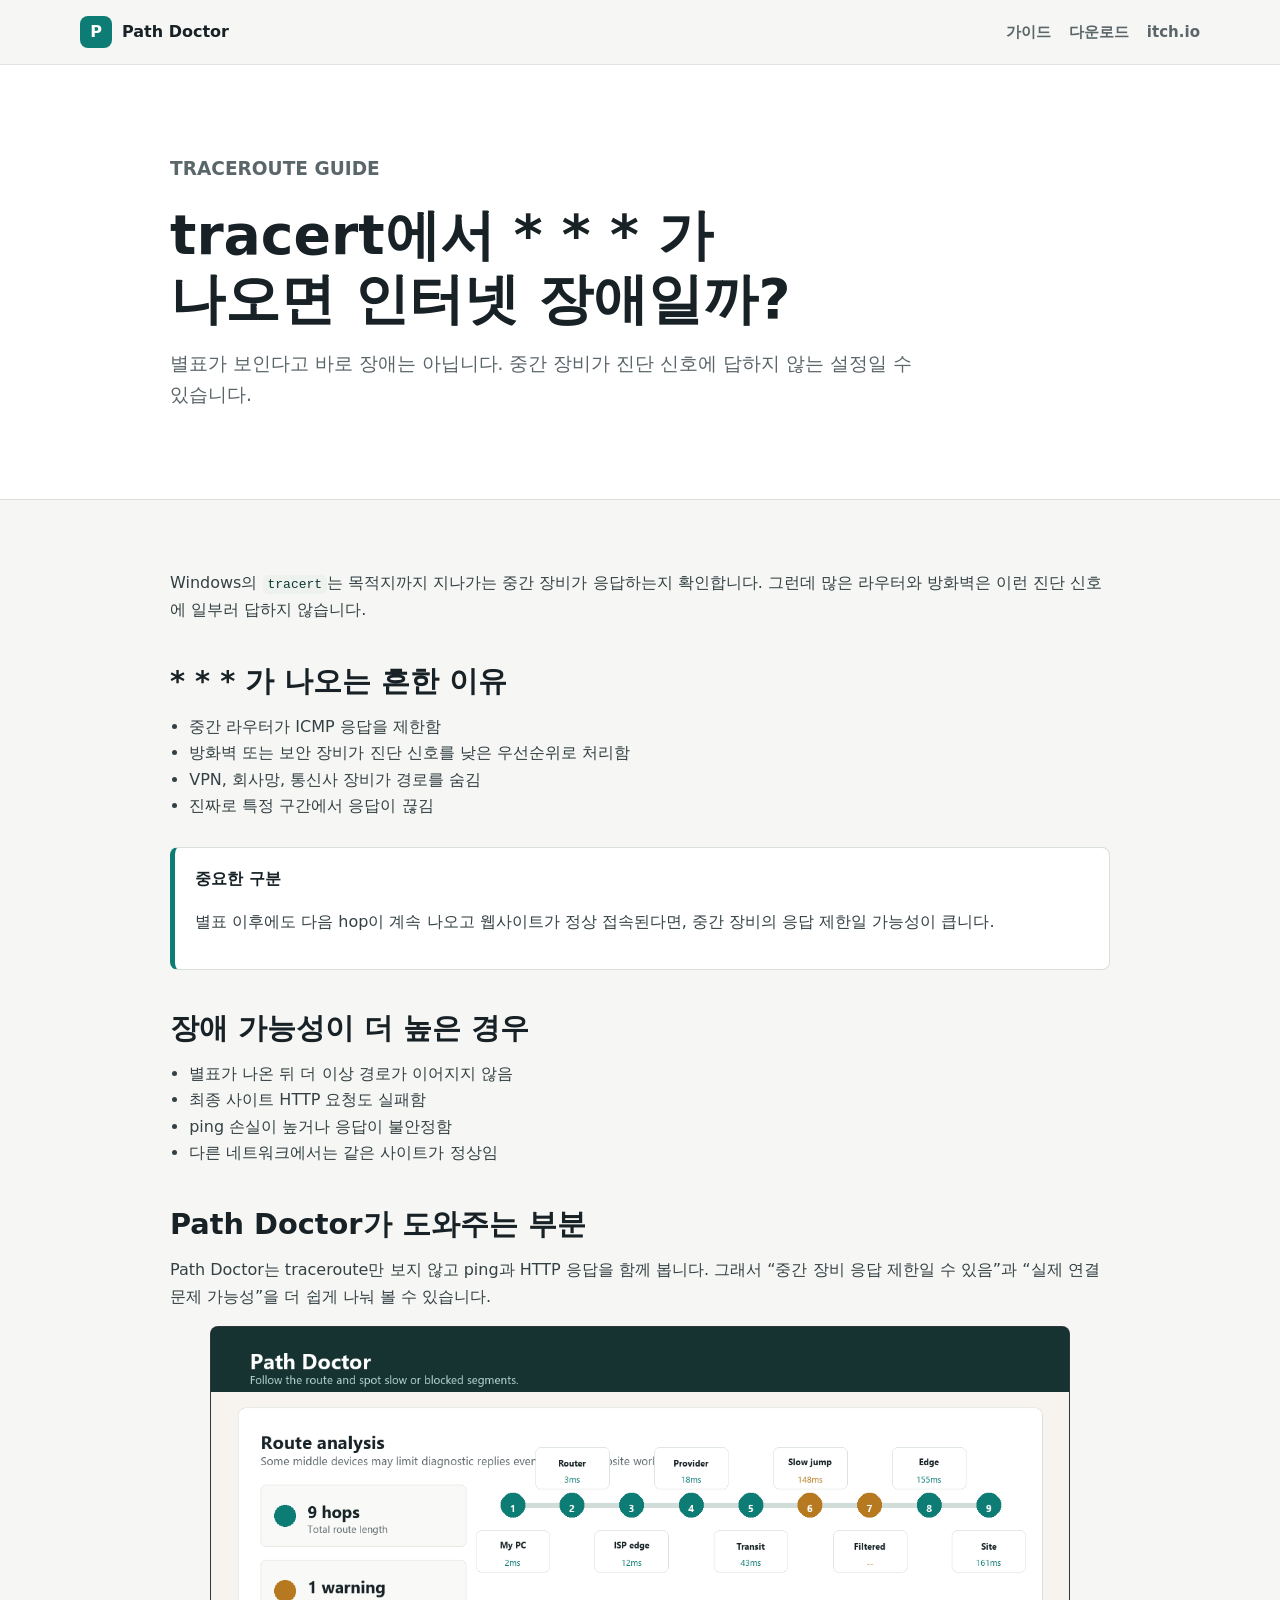
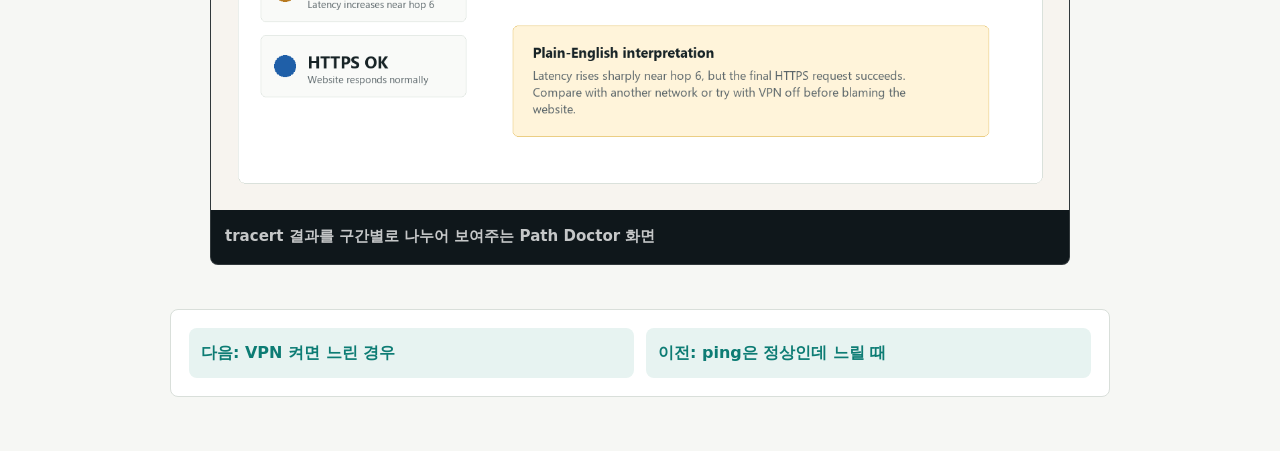
<file: path-doctor/tracert-star-star-star.html>
<!doctype html>
<html lang="ko">
  <head>
    <meta charset="utf-8">
    <meta name="viewport" content="width=device-width, initial-scale=1">
    <title>tracert * * * 는 인터넷 장애일까? | Path Doctor</title>
    <meta name="description" content="Windows tracert 결과에 * * * 가 나오는 이유와 실제 인터넷 장애인지, 중간 장비의 진단 응답 제한인지 구분하는 방법을 설명합니다.">
    <link rel="canonical" href="https://uwanggood.github.io/path-doctor/tracert-star-star-star.html">
    <meta property="og:type" content="article">
    <meta property="og:title" content="tracert * * * 는 인터넷 장애일까?">
    <meta property="og:description" content="중간 hop의 별표가 항상 장애를 뜻하지는 않습니다. 웹 응답과 최종 hop을 같이 봐야 합니다.">
    <meta property="og:url" content="https://uwanggood.github.io/path-doctor/tracert-star-star-star.html">
    <meta property="og:image" content="https://uwanggood.github.io/assets/path-doctor-cover.png">
    <meta name="twitter:card" content="summary_large_image">
    <link rel="stylesheet" href="../styles.css?v=20260621c">
    <script type="application/ld+json">
      {
        "@context": "https://schema.org",
        "@type": "FAQPage",
        "mainEntity": [
          {
            "@type": "Question",
            "name": "tracert에서 * * * 가 나오면 장애인가요?",
            "acceptedAnswer": {
              "@type": "Answer",
              "text": "항상 장애는 아닙니다. 중간 라우터나 방화벽이 ICMP 또는 traceroute 진단 신호에 응답하지 않도록 설정되어 있을 수 있습니다."
            }
          },
          {
            "@type": "Question",
            "name": "어떻게 구분하나요?",
            "acceptedAnswer": {
              "@type": "Answer",
              "text": "최종 목적지 접근이 되는지, HTTP 응답이 정상인지, ping 손실이 있는지, 별표 이후 경로가 계속 이어지는지를 함께 봐야 합니다."
            }
          }
        ]
      }
    </script>
  </head>
  <body>
    <a class="skip-link" href="#article">본문으로 이동</a>
    <header class="site-header">
      <nav class="nav" aria-label="주요 메뉴">
        <a class="brand" href="./index.html"><span class="brand-mark">P</span><span>Path Doctor</span></a>
        <div class="nav-links">
          <a href="./index.html#guides">가이드</a>
          <a href="https://github.com/Uwanggood/path-doctor-releases/releases/latest">다운로드</a>
          <a href="https://uwanggood.itch.io/path-doctor">itch.io</a>
        </div>
      </nav>
    </header>
    <main id="article">
      <section class="article-hero">
        <div class="article-shell narrow">
          <p class="article-kicker">Traceroute guide</p>
          <h1>tracert에서 * * * 가 나오면 인터넷 장애일까?</h1>
          <p>별표가 보인다고 바로 장애는 아닙니다. 중간 장비가 진단 신호에 답하지 않는 설정일 수 있습니다.</p>
        </div>
      </section>
      <article class="article-shell narrow article-body">
        <p>Windows의 <code>tracert</code>는 목적지까지 지나가는 중간 장비가 응답하는지 확인합니다. 그런데 많은 라우터와 방화벽은 이런 진단 신호에 일부러 답하지 않습니다.</p>

        <h2>* * * 가 나오는 흔한 이유</h2>
        <ul>
          <li>중간 라우터가 ICMP 응답을 제한함</li>
          <li>방화벽 또는 보안 장비가 진단 신호를 낮은 우선순위로 처리함</li>
          <li>VPN, 회사망, 통신사 장비가 경로를 숨김</li>
          <li>진짜로 특정 구간에서 응답이 끊김</li>
        </ul>

        <div class="callout">
          <strong>중요한 구분</strong>
          <p>별표 이후에도 다음 hop이 계속 나오고 웹사이트가 정상 접속된다면, 중간 장비의 응답 제한일 가능성이 큽니다.</p>
        </div>

        <h2>장애 가능성이 더 높은 경우</h2>
        <ul>
          <li>별표가 나온 뒤 더 이상 경로가 이어지지 않음</li>
          <li>최종 사이트 HTTP 요청도 실패함</li>
          <li>ping 손실이 높거나 응답이 불안정함</li>
          <li>다른 네트워크에서는 같은 사이트가 정상임</li>
        </ul>

        <h2>Path Doctor가 도와주는 부분</h2>
        <p>Path Doctor는 traceroute만 보지 않고 ping과 HTTP 응답을 함께 봅니다. 그래서 “중간 장비 응답 제한일 수 있음”과 “실제 연결 문제 가능성”을 더 쉽게 나눠 볼 수 있습니다.</p>

        <figure class="shot">
          <img src="../assets/path-doctor-screenshot-route-analysis.png" alt="Path Doctor screen explaining traceroute reply-limited hops" width="1440" height="900" loading="lazy">
          <figcaption>tracert 결과를 구간별로 나누어 보여주는 Path Doctor 화면</figcaption>
        </figure>

        <div class="article-nav">
          <a href="./vpn-site-slow.html">다음: VPN 켜면 느린 경우</a>
          <a href="./ping-normal-site-slow.html">이전: ping은 정상인데 느릴 때</a>
        </div>
      </article>
    </main>
  </body>
</html>
</file>
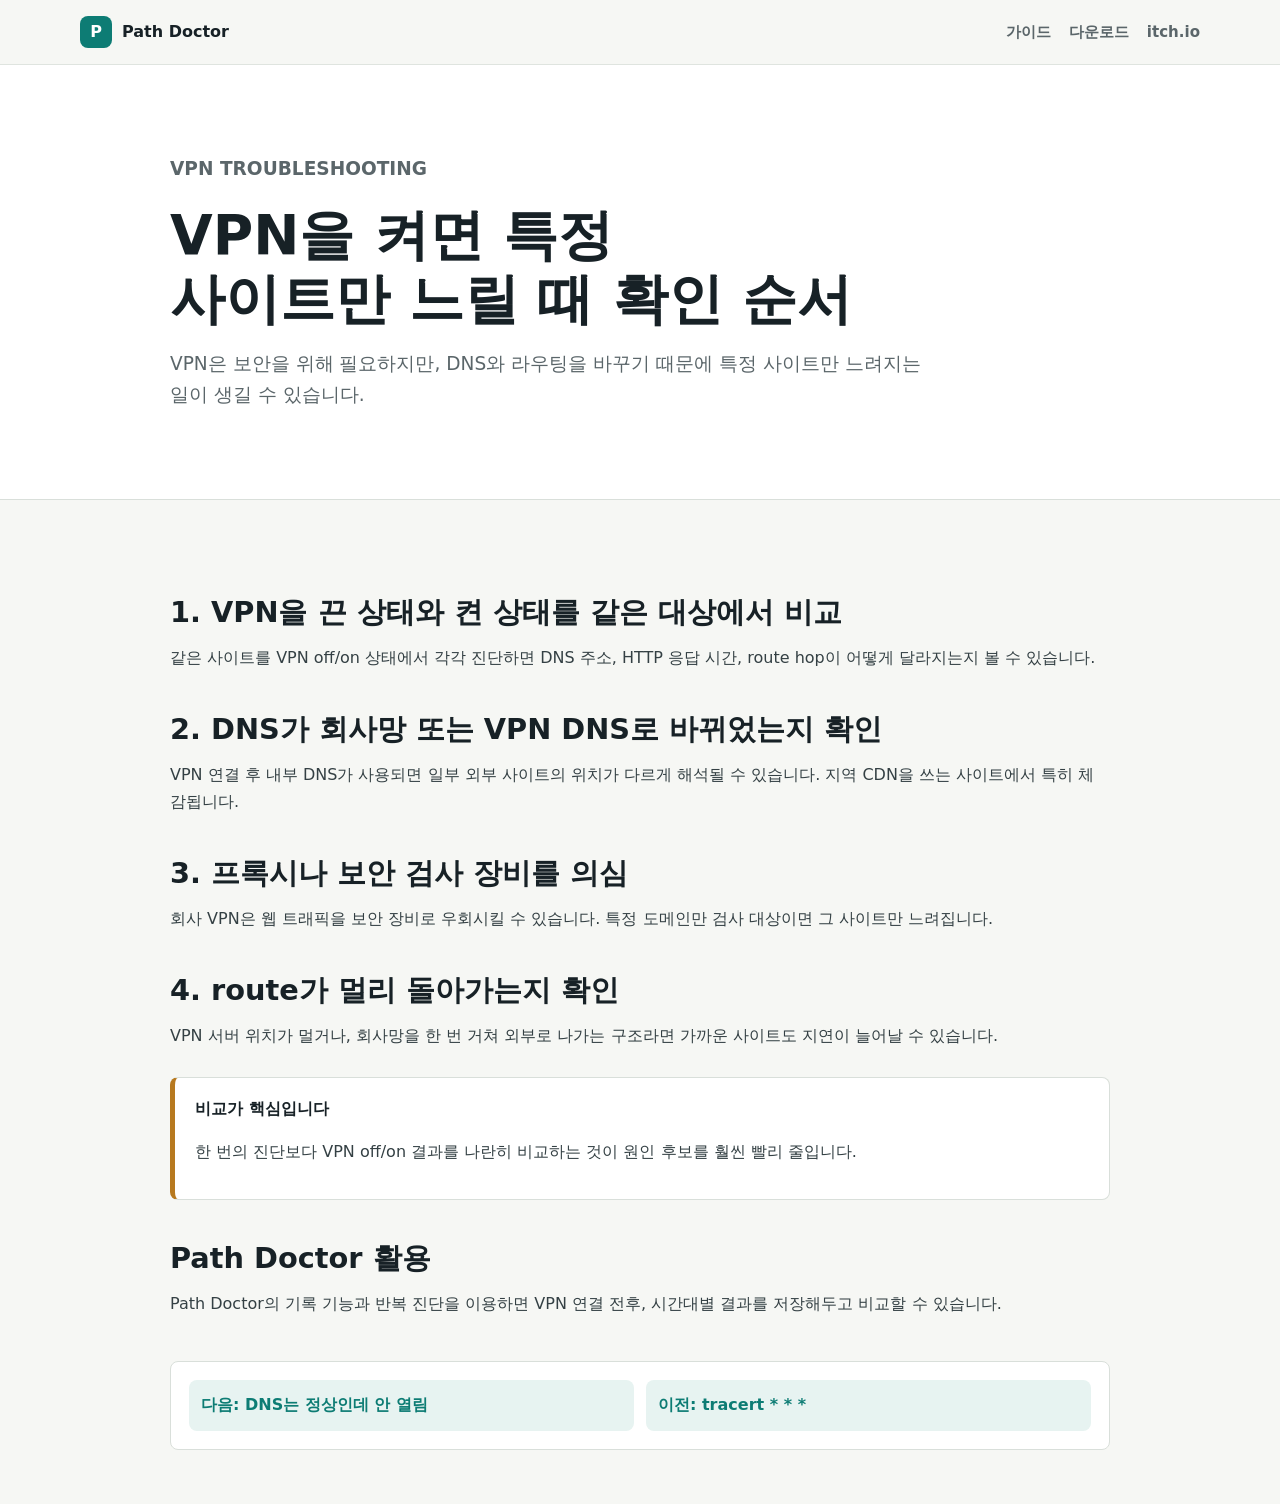
<file: path-doctor/vpn-site-slow.html>
<!doctype html>
<html lang="ko">
  <head>
    <meta charset="utf-8">
    <meta name="viewport" content="width=device-width, initial-scale=1">
    <title>VPN 켜면 특정 사이트만 느릴 때 확인 순서 | Path Doctor</title>
    <meta name="description" content="VPN을 켰을 때 특정 사이트만 느리거나 안 열리는 경우 DNS, 프록시, 라우팅, 회사망 정책, 지역 CDN 문제를 확인하는 순서를 정리합니다.">
    <link rel="canonical" href="https://uwanggood.github.io/path-doctor/vpn-site-slow.html">
    <meta property="og:type" content="article">
    <meta property="og:title" content="VPN 켜면 특정 사이트만 느릴 때 확인 순서">
    <meta property="og:description" content="VPN은 접속 경로와 DNS를 바꿀 수 있습니다. VPN 전후 결과를 비교하면 원인 후보가 좁아집니다.">
    <meta property="og:url" content="https://uwanggood.github.io/path-doctor/vpn-site-slow.html">
    <meta property="og:image" content="https://uwanggood.github.io/assets/path-doctor-cover.png">
    <meta name="twitter:card" content="summary_large_image">
    <link rel="stylesheet" href="../styles.css?v=20260621c">
  </head>
  <body>
    <a class="skip-link" href="#article">본문으로 이동</a>
    <header class="site-header">
      <nav class="nav" aria-label="주요 메뉴">
        <a class="brand" href="./index.html"><span class="brand-mark">P</span><span>Path Doctor</span></a>
        <div class="nav-links">
          <a href="./index.html#guides">가이드</a>
          <a href="https://github.com/Uwanggood/path-doctor-releases/releases/latest">다운로드</a>
          <a href="https://uwanggood.itch.io/path-doctor">itch.io</a>
        </div>
      </nav>
    </header>
    <main id="article">
      <section class="article-hero">
        <div class="article-shell narrow">
          <p class="article-kicker">VPN troubleshooting</p>
          <h1>VPN을 켜면 특정 사이트만 느릴 때 확인 순서</h1>
          <p>VPN은 보안을 위해 필요하지만, DNS와 라우팅을 바꾸기 때문에 특정 사이트만 느려지는 일이 생길 수 있습니다.</p>
        </div>
      </section>
      <article class="article-shell narrow article-body">
        <h2>1. VPN을 끈 상태와 켠 상태를 같은 대상에서 비교</h2>
        <p>같은 사이트를 VPN off/on 상태에서 각각 진단하면 DNS 주소, HTTP 응답 시간, route hop이 어떻게 달라지는지 볼 수 있습니다.</p>

        <h2>2. DNS가 회사망 또는 VPN DNS로 바뀌었는지 확인</h2>
        <p>VPN 연결 후 내부 DNS가 사용되면 일부 외부 사이트의 위치가 다르게 해석될 수 있습니다. 지역 CDN을 쓰는 사이트에서 특히 체감됩니다.</p>

        <h2>3. 프록시나 보안 검사 장비를 의심</h2>
        <p>회사 VPN은 웹 트래픽을 보안 장비로 우회시킬 수 있습니다. 특정 도메인만 검사 대상이면 그 사이트만 느려집니다.</p>

        <h2>4. route가 멀리 돌아가는지 확인</h2>
        <p>VPN 서버 위치가 멀거나, 회사망을 한 번 거쳐 외부로 나가는 구조라면 가까운 사이트도 지연이 늘어날 수 있습니다.</p>

        <div class="callout warning">
          <strong>비교가 핵심입니다</strong>
          <p>한 번의 진단보다 VPN off/on 결과를 나란히 비교하는 것이 원인 후보를 훨씬 빨리 줄입니다.</p>
        </div>

        <h2>Path Doctor 활용</h2>
        <p>Path Doctor의 기록 기능과 반복 진단을 이용하면 VPN 연결 전후, 시간대별 결과를 저장해두고 비교할 수 있습니다.</p>

        <div class="article-nav">
          <a href="./dns-normal-site-not-opening.html">다음: DNS는 정상인데 안 열림</a>
          <a href="./tracert-star-star-star.html">이전: tracert * * *</a>
        </div>
      </article>
    </main>
  </body>
</html>
</file>
<file: styles.css>
:root {
  --surface: #f6f7f4;
  --paper: #ffffff;
  --ink: #172126;
  --muted: #5b666a;
  --border: #d9dfda;
  --primary: #0d7c74;
  --primary-soft: #e7f3f1;
  --warning: #b7791f;
  --critical: #b42318;
  --shadow: 0 18px 48px rgba(23, 33, 38, 0.14);
  color-scheme: light;
}

* {
  box-sizing: border-box;
}

html {
  scroll-behavior: smooth;
}

body {
  margin: 0;
  background: var(--surface);
  color: var(--ink);
  font-family: Inter, ui-sans-serif, system-ui, -apple-system, BlinkMacSystemFont,
    "Segoe UI", "Apple SD Gothic Neo", "Noto Sans KR", sans-serif;
  line-height: 1.65;
}

a {
  color: var(--primary);
  text-underline-offset: 0.18em;
}

img {
  max-width: 100%;
  display: block;
}

.skip-link {
  position: absolute;
  left: 16px;
  top: -80px;
  z-index: 20;
  padding: 10px 12px;
  background: var(--ink);
  color: var(--paper);
  border-radius: 8px;
}

.skip-link:focus {
  top: 16px;
}

.site-header {
  position: sticky;
  top: 0;
  z-index: 10;
  padding-inline: 16px;
  border-bottom: 1px solid rgba(217, 223, 218, 0.78);
  background: rgba(246, 247, 244, 0.94);
  backdrop-filter: blur(12px);
}

.nav {
  width: min(1120px, 100%);
  margin: 0 auto;
  min-height: 64px;
  display: flex;
  align-items: center;
  justify-content: space-between;
  gap: 20px;
}

.brand {
  display: inline-flex;
  align-items: center;
  gap: 10px;
  color: var(--ink);
  font-weight: 900;
  text-decoration: none;
}

.brand-mark {
  width: 32px;
  height: 32px;
  display: grid;
  place-items: center;
  border-radius: 8px;
  background: var(--primary);
  color: var(--paper);
  font-weight: 900;
}

.nav-links {
  display: flex;
  align-items: center;
  gap: 18px;
  font-size: 0.94rem;
  font-weight: 800;
}

.nav-links a {
  color: var(--muted);
  text-decoration: none;
}

.nav-links a:hover {
  color: var(--ink);
}

.button {
  display: inline-flex;
  align-items: center;
  justify-content: center;
  min-height: 42px;
  padding: 0 16px;
  border: 1px solid var(--primary);
  border-radius: 8px;
  background: var(--primary);
  color: var(--paper);
  font-weight: 900;
  text-decoration: none;
  box-shadow: 0 10px 24px rgba(13, 124, 116, 0.2);
}

.button.secondary {
  background: var(--paper);
  color: var(--primary);
  box-shadow: none;
}

.hero {
  min-height: 500px;
  height: min(620px, calc(100vh - 64px));
  position: relative;
  display: grid;
  align-items: center;
  isolation: isolate;
  background-image: url("./assets/path-doctor-screenshot-dashboard.png");
  background-size: min(1450px, 100vw) auto;
  background-position: center center;
  background-repeat: no-repeat;
  background-color: #172126;
}

.hero::before {
  content: "";
  position: absolute;
  inset: 0;
  z-index: -1;
  background: rgba(10, 18, 20, 0.62);
}

.hero-inner {
  width: min(1120px, calc(100% - 32px));
  margin: 0 auto;
  padding: 52px 0;
  color: var(--paper);
}

.eyebrow {
  display: inline-flex;
  margin: 0 0 18px;
  color: #a7e2dc;
  font-size: 0.88rem;
  font-weight: 900;
  text-transform: uppercase;
}

h1,
h2,
h3 {
  margin: 0;
  line-height: 1.14;
}

.hero h1 {
  max-width: 780px;
  font-size: clamp(3rem, 6.2vw, 4.8rem);
  letter-spacing: 0;
}

.hero p {
  max-width: 700px;
  margin: 22px 0 0;
  color: rgba(255, 255, 255, 0.88);
  font-size: clamp(1.08rem, 2vw, 1.36rem);
  word-break: keep-all;
}

.hero-actions {
  display: flex;
  flex-wrap: wrap;
  gap: 12px;
  margin-top: 30px;
}

.hero-actions .button.secondary {
  border-color: rgba(255, 255, 255, 0.5);
  background: rgba(255, 255, 255, 0.12);
  color: var(--paper);
}

.below-hint {
  padding: 20px 0;
  background: var(--paper);
  border-bottom: 1px solid var(--border);
}

.below-hint-inner,
.section,
.article-shell {
  width: min(1120px, calc(100% - 32px));
  margin: 0 auto;
}

.below-hint-inner {
  display: flex;
  flex-wrap: wrap;
  gap: 12px;
  align-items: center;
  justify-content: space-between;
  color: var(--muted);
  font-weight: 800;
}

.section {
  padding: 72px 0;
}

.section-title {
  max-width: 820px;
  margin-bottom: 28px;
}

.section-title h2 {
  font-size: clamp(2rem, 4vw, 3rem);
  word-break: keep-all;
}

.section-title p {
  margin: 14px 0 0;
  color: var(--muted);
  font-size: 1.08rem;
}

.grid {
  display: grid;
  grid-template-columns: repeat(3, minmax(0, 1fr));
  gap: 16px;
}

.card,
.article-card,
.callout,
.download-panel,
.article-nav {
  border: 1px solid var(--border);
  border-radius: 8px;
  background: var(--paper);
  box-shadow: var(--shadow);
}

.card {
  padding: 22px;
}

.card strong,
.article-card strong {
  display: block;
  color: var(--ink);
  font-size: 1.05rem;
}

.card p,
.article-card p {
  margin: 10px 0 0;
  color: var(--muted);
}

.screenshot-band {
  background: #172126;
}

.screenshot-band .section-title {
  max-width: 760px;
  color: var(--paper);
}

.screenshot-band .section-title h2 {
  font-size: clamp(1.9rem, 3.4vw, 2.75rem);
  text-wrap: balance;
  word-break: keep-all;
}

.screenshot-band .section-title p {
  color: rgba(255, 255, 255, 0.72);
  word-break: keep-all;
}

.screenshots {
  display: grid;
  grid-template-columns: repeat(2, minmax(0, 1fr));
  gap: 20px;
  align-items: stretch;
}

.shot {
  overflow: hidden;
  display: grid;
  grid-template-rows: auto minmax(54px, auto);
  border: 1px solid rgba(255, 255, 255, 0.14);
  border-radius: 8px;
  background: #0f171b;
}

.shot img {
  display: block;
  width: 100%;
  height: auto;
  background: #edf2ef;
}

.shot figcaption {
  align-content: center;
  padding: 12px 14px;
  color: rgba(255, 255, 255, 0.76);
  font-size: 0.94rem;
  font-weight: 800;
  line-height: 1.45;
}

.article-list {
  display: grid;
  grid-template-columns: repeat(2, minmax(0, 1fr));
  gap: 16px;
}

.article-card {
  min-height: 170px;
  padding: 22px;
  text-decoration: none;
}

.article-card:hover {
  border-color: rgba(13, 124, 116, 0.52);
}

.directory-grid {
  display: grid;
  grid-template-columns: minmax(0, 1.35fr) minmax(280px, 0.65fr);
  gap: 18px;
  align-items: start;
}

.site-card {
  padding: 24px;
  border: 1px solid var(--border);
  border-radius: 8px;
  background: var(--paper);
  box-shadow: var(--shadow);
}

.site-card h2 {
  font-size: clamp(1.5rem, 3vw, 2rem);
}

.site-card p {
  color: var(--muted);
}

.site-card-head {
  display: flex;
  flex-wrap: wrap;
  gap: 16px;
  align-items: flex-start;
  justify-content: space-between;
}

.status-pill {
  display: inline-flex;
  min-height: 34px;
  align-items: center;
  border: 1px solid rgba(13, 124, 116, 0.28);
  border-radius: 999px;
  padding: 0 12px;
  background: var(--primary-soft);
  color: var(--primary);
  font-weight: 900;
}

.site-meta {
  display: grid;
  grid-template-columns: repeat(2, minmax(0, 1fr));
  gap: 12px;
  margin: 24px 0;
}

.site-meta div {
  min-width: 0;
  padding: 14px;
  border: 1px solid var(--border);
  border-radius: 8px;
  background: #fbfcfa;
}

.site-meta dt {
  color: var(--muted);
  font-size: 0.86rem;
  font-weight: 900;
}

.site-meta dd {
  margin: 4px 0 0;
  overflow-wrap: anywhere;
  font-weight: 900;
}

.compact-list {
  margin: 18px 0 0;
  padding-left: 1.2rem;
}

.compact-list li + li {
  margin-top: 12px;
}

.registry-table {
  overflow: hidden;
  border: 1px solid var(--border);
  border-radius: 8px;
  background: var(--paper);
}

.registry-table > div {
  display: grid;
  grid-template-columns: 0.8fr 1fr 1.2fr;
  gap: 12px;
  padding: 14px 16px;
  border-top: 1px solid var(--border);
}

.registry-table > div:first-child {
  border-top: 0;
  background: var(--primary-soft);
}

.registry-table span {
  min-width: 0;
  overflow-wrap: anywhere;
}

.download-panel {
  padding: 28px;
  display: grid;
  grid-template-columns: minmax(0, 1fr) auto;
  gap: 24px;
  align-items: center;
}

.download-panel h2 {
  font-size: clamp(1.7rem, 3vw, 2.4rem);
}

.download-panel p {
  color: var(--muted);
}

.site-footer {
  padding: 42px 0;
  border-top: 1px solid var(--border);
  background: var(--paper);
  color: var(--muted);
}

.footer-inner {
  width: min(1120px, calc(100% - 32px));
  margin: 0 auto;
  display: flex;
  flex-wrap: wrap;
  gap: 16px;
  align-items: center;
  justify-content: space-between;
}

.footer-links {
  display: flex;
  flex-wrap: wrap;
  gap: 14px;
}

.article-hero {
  background: var(--paper);
  border-bottom: 1px solid var(--border);
}

.article-shell {
  padding: 70px 0;
}

.article-shell.narrow {
  width: min(940px, calc(100% - 32px));
}

.article-kicker {
  color: var(--primary);
  font-weight: 900;
  text-transform: uppercase;
  font-size: 0.86rem;
}

.article-hero h1 {
  max-width: 900px;
  margin-top: 14px;
  font-size: clamp(2.2rem, 4.4vw, 3.45rem);
  line-height: 1.16;
  text-wrap: balance;
  word-break: keep-all;
  overflow-wrap: normal;
}

.article-hero p {
  max-width: 760px;
  color: var(--muted);
  font-size: 1.16rem;
  word-break: keep-all;
}

.article-body {
  padding: 54px 0;
}

.article-body h2 {
  margin-top: 42px;
  font-size: 1.8rem;
}

.article-body h3 {
  margin-top: 28px;
  font-size: 1.25rem;
}

.article-body p,
.article-body li {
  color: #344044;
}

.article-body code {
  padding: 2px 5px;
  border-radius: 5px;
  background: #eef2ee;
  color: #0f3632;
}

.article-body ul,
.article-body ol {
  padding-left: 1.2rem;
}

.callout {
  margin: 28px 0;
  padding: 18px 20px;
  border-left: 5px solid var(--primary);
  box-shadow: none;
}

.callout.warning {
  border-left-color: var(--warning);
}

.callout.critical {
  border-left-color: var(--critical);
}

.article-nav {
  margin-top: 44px;
  padding: 18px;
  display: grid;
  grid-template-columns: 1fr 1fr;
  gap: 12px;
  box-shadow: none;
}

.article-nav a {
  padding: 12px;
  border-radius: 8px;
  background: var(--primary-soft);
  font-weight: 900;
  text-decoration: none;
}

@media (max-width: 840px) {
  .nav {
    align-items: flex-start;
    flex-direction: column;
    padding: 14px 0;
  }

  .nav-links {
    width: 100%;
    overflow-x: auto;
    padding-bottom: 4px;
  }

  .hero-inner {
    padding: 54px 0;
  }

  .grid,
  .article-list,
  .directory-grid,
  .screenshots,
  .download-panel,
  .article-nav {
    grid-template-columns: 1fr;
  }

  .site-meta,
  .registry-table > div {
    grid-template-columns: 1fr;
  }

  .download-panel {
    align-items: stretch;
  }
}

@media (max-width: 520px) {
  .nav-links {
    gap: 12px;
    font-size: 0.9rem;
  }

  .hero {
    min-height: 500px;
    height: auto;
    background-size: auto 92%;
    background-position: center center;
  }

  .hero h1 {
    font-size: clamp(2.55rem, 12vw, 2.85rem);
  }

  .hero p {
    max-width: 20.5rem;
    font-size: 0.98rem;
    word-break: keep-all;
    overflow-wrap: break-word;
  }

  .hero-actions {
    flex-direction: column;
    align-items: stretch;
  }

  .hero-actions .button {
    justify-content: center;
    width: 100%;
    text-align: center;
  }

  .section-title h2 {
    font-size: clamp(1.75rem, 8.4vw, 2.15rem);
    line-height: 1.18;
    text-wrap: balance;
    word-break: keep-all;
    overflow-wrap: break-word;
  }

  .section-title p {
    font-size: 1rem;
    word-break: normal;
    overflow-wrap: anywhere;
  }

  .article-hero h1 {
    font-size: clamp(2rem, 9vw, 2.65rem);
  }

  .section,
  .article-shell {
    padding: 48px 0;
  }
}
</file>
